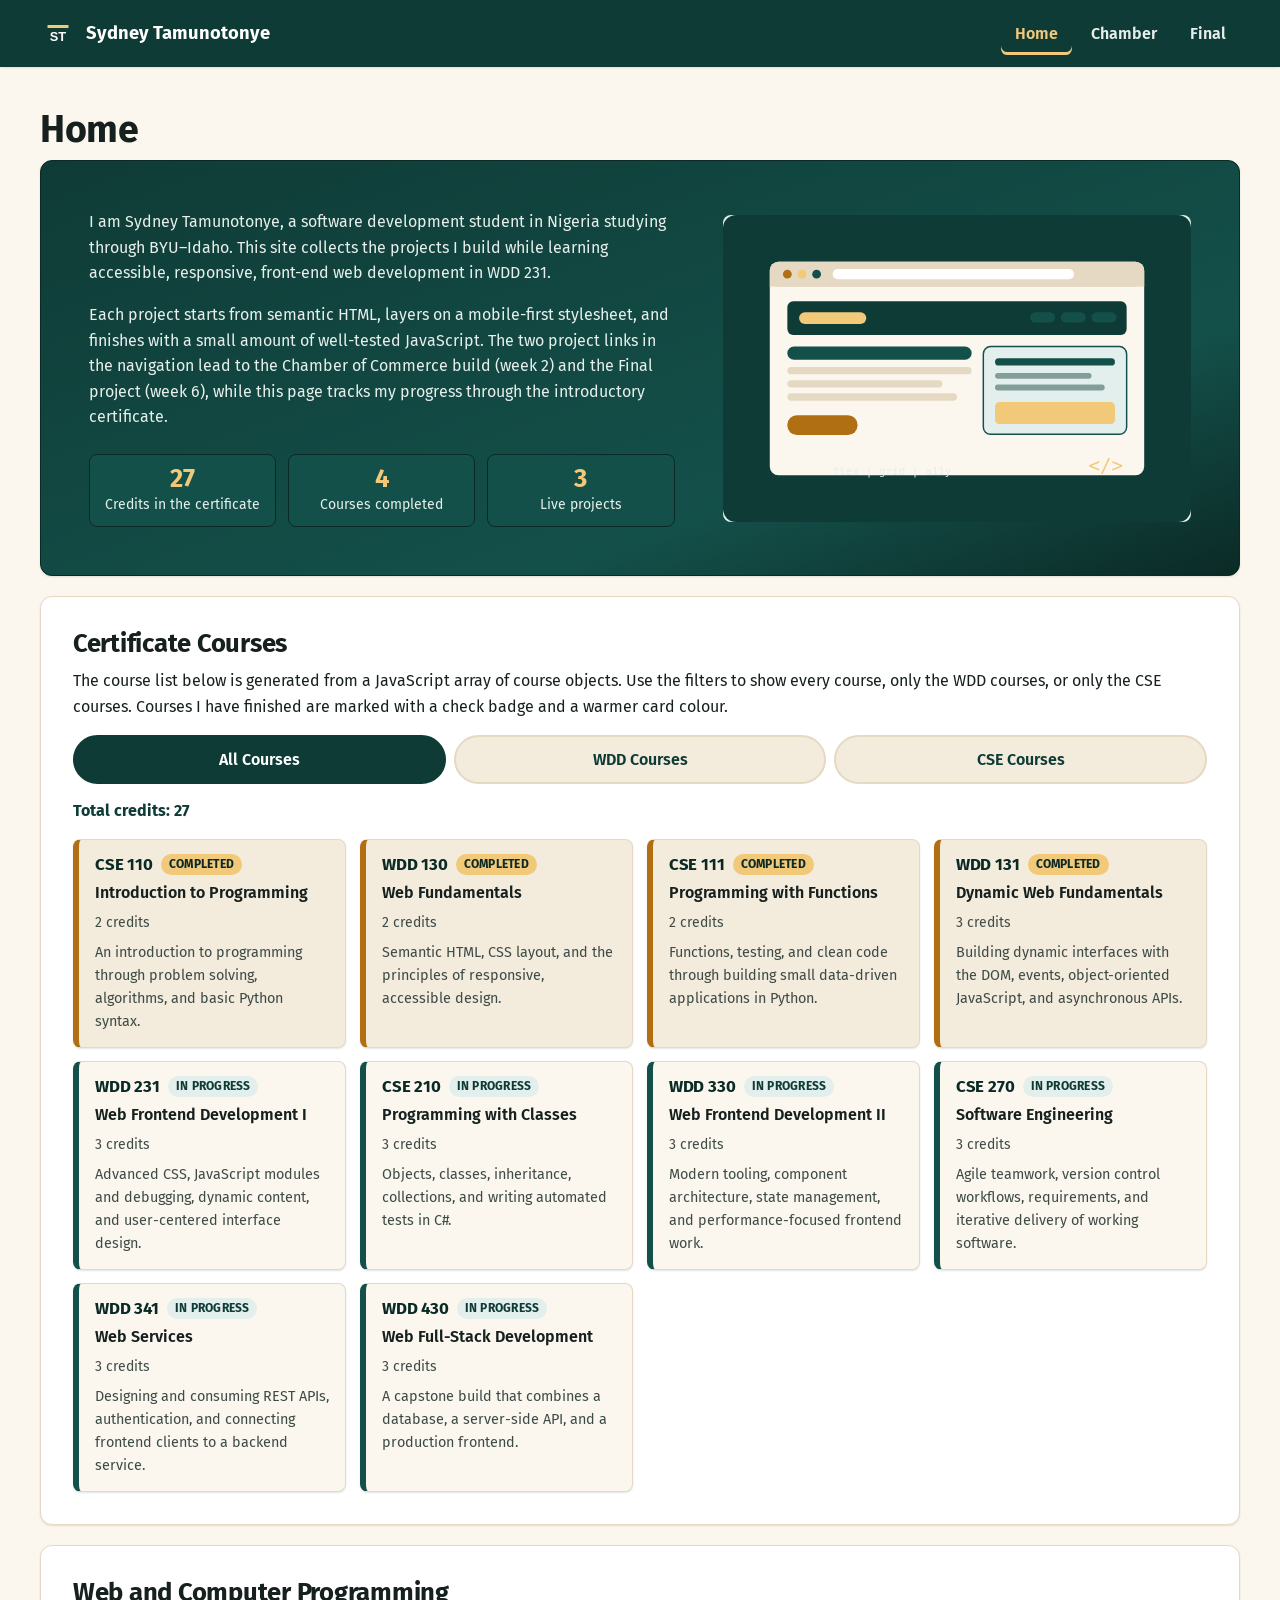
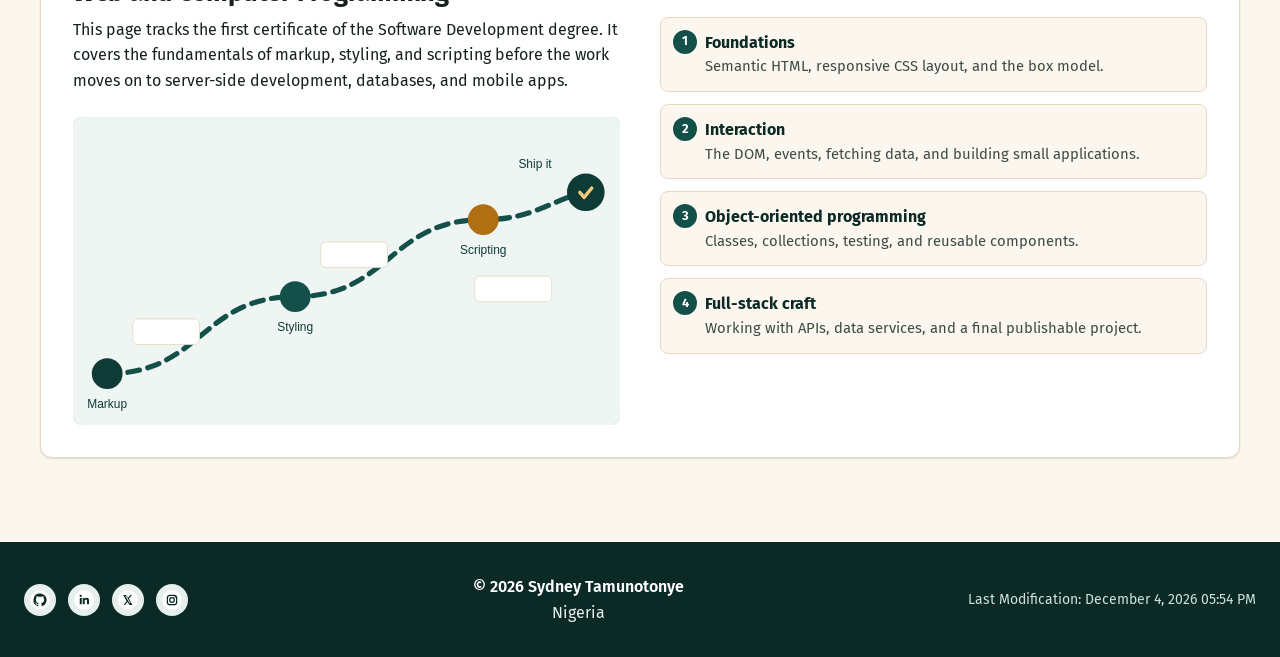
<file: index.html>
<!DOCTYPE html>
<html lang="en">

<head>
    <meta charset="UTF-8">
    <meta name="viewport" content="width=device-width, initial-scale=1.0">
    <title>Sydney Tamunotonye | WDD 231 Home</title>
    <meta name="description"
        content="WDD 231 home page for Sydney Tamunotonye: course highlights, the Web and Computer Programming certificate list, and project links.">
    <meta name="author" content="Sydney Tamunotonye">
    <meta name="theme-color" content="#0f3b36">

    <link rel="preconnect" href="https://fonts.googleapis.com">
    <link rel="preconnect" href="https://fonts.gstatic.com" crossorigin>
    <link href="https://fonts.googleapis.com/css2?family=Fira+Sans:ital,wght@0,400;0,600;0,700;1,400&display=swap"
        rel="stylesheet">

    <link rel="icon" href="images/logo.svg" type="image/svg+xml">
    <link rel="stylesheet" href="styles/normalize.css">
    <link rel="stylesheet" href="styles/small.css">
    <link rel="stylesheet" href="styles/larger.css">

    <script src="scripts/main.mjs" type="module"></script>
</head>

<body>
    <a class="skip-link" href="#main-content">Skip to main content</a>

    <header class="site-header">
        <div class="site-header__inner">
            <a class="brand" href="index.html">
                <img src="images/logo.svg" alt="" width="48" height="48" class="brand__logo">
                <span class="brand__name">Sydney Tamunotonye</span>
            </a>

            <button class="nav-toggle" id="navToggle" type="button" aria-expanded="false" aria-controls="primaryNav">
                <span class="nav-toggle__bar" aria-hidden="true"></span>
                <span class="nav-toggle__bar" aria-hidden="true"></span>
                <span class="nav-toggle__bar" aria-hidden="true"></span>
                <span class="visually-hidden">Menu</span>
            </button>

            <nav class="site-nav" id="primaryNav" aria-label="Primary">
                <ul>
                    <li><a href="index.html" aria-current="page">Home</a></li>
                    <li><a href="chamber/index.html">Chamber</a></li>
                    <li><a href="final/index.html">Final</a></li>
                </ul>
            </nav>
        </div>
    </header>

    <main id="main-content">
        <h1>Home</h1>

        <section class="panel panel--hero" aria-labelledby="hero-heading">
            <div class="panel__content">
            
                <p>
                    I am Sydney Tamunotonye, a software development student in Nigeria
                    studying through BYU&ndash;Idaho. This site collects the projects I
                    build while learning accessible, responsive, front-end web
                    development in WDD&nbsp;231.
                </p>
                <p>
                    Each project starts from semantic HTML, layers on a mobile-first
                    stylesheet, and finishes with a small amount of well-tested
                    JavaScript. The two project links in the navigation lead to the
                    Chamber of Commerce build (week 2) and the Final project (week 6),
                    while this page tracks my progress through the introductory
                    certificate.
                </p>
                <ul class="hero__stats">
                    <li>
                        <span class="hero__stat-value" id="heroCredits">&ndash;</span>
                        <span class="hero__stat-label">Credits in the certificate</span>
                    </li>
                    <li>
                        <span class="hero__stat-value" id="heroCompleted">&ndash;</span>
                        <span class="hero__stat-label">Courses completed</span>
                    </li>
                    <li>
                        <span class="hero__stat-value">3</span>
                        <span class="hero__stat-label">Live projects</span>
                    </li>
                </ul>
            </div>
            <figure class="panel__figure">
                <img src="images/hero-code.svg"
                    alt="Illustration of a browser window showing a page being laid out with HTML and CSS" width="640"
                    height="420" decoding="async">
            </figure>
        </section>

        <section class="panel panel--courses" aria-labelledby="courses-heading">
            <div class="panel__content">
                <h2 id="courses-heading">Certificate Courses</h2>
                <p>
                    The course list below is generated from a JavaScript array of course
                    objects. Use the filters to show every course, only the WDD courses,
                    or only the CSE courses. Courses I have finished are marked with a
                    check badge and a warmer card colour.
                </p>

                <div class="filters" role="group" aria-label="Filter courses">
                    <button class="filters__btn is-active" id="filterAll" type="button" data-filter="all"
                        aria-pressed="true">All Courses</button>
                    <button class="filters__btn" id="filterWdd" type="button" data-filter="wdd" aria-pressed="false">WDD
                        Courses</button>
                    <button class="filters__btn" id="filterCse" type="button" data-filter="cse" aria-pressed="false">CSE
                        Courses</button>
                </div>

                <p class="credits" id="creditsTotal" aria-live="polite">Total credits: &ndash;</p>

                <div class="course-grid" id="courseGrid"></div>
                <noscript>
                    <p class="notice">JavaScript builds the course cards, so turn it on to see the full list.</p>
                </noscript>
            </div>
        </section>

        <section class="panel panel--certificate" aria-labelledby="certificate-heading">
            <div class="panel__content">
                <h2 id="certificate-heading">Web and Computer Programming</h2>
                <p>
                    This page tracks the first certificate of the Software Development
                    degree. It covers the fundamentals of markup, styling, and scripting
                    before the work moves on to server-side development, databases, and
                    mobile apps.
                </p>
                <ol class="pathway">
                    <li>
                        <strong>Foundations</strong>
                        <span>Semantic HTML, responsive CSS layout, and the box model.</span>
                    </li>
                    <li>
                        <strong>Interaction</strong>
                        <span>The DOM, events, fetching data, and building small applications.</span>
                    </li>
                    <li>
                        <strong>Object-oriented programming</strong>
                        <span>Classes, collections, testing, and reusable components.</span>
                    </li>
                    <li>
                        <strong>Full-stack craft</strong>
                        <span>Working with APIs, data services, and a final publishable project.</span>
                    </li>
                </ol>
                <figure class="panel__figure panel__figure--inline">
                    <img src="images/hero-roadmap.svg"
                        alt="Illustration of a learning path stepping from markup, through styling and scripting, to a finished project"
                        width="640" height="360" loading="lazy" decoding="async">
                </figure>
            </div>
        </section>
    </main>

    <footer class="site-footer">
        <div class="site-footer__inner">
            <div class="site-footer__item site-footer__social">
                <a href="https://github.com/Sydneytamunotonye" aria-label="Sydney Tamunotonye on GitHub">
                    <img src="images/github.svg" alt="" width="32" height="32" class="social-icon" loading="lazy">
                </a>
                <a href="https://www.linkedin.com/in/sydneytamunotonye" aria-label="Sydney Tamunotonye on LinkedIn">
                    <img src="images/linkedin.svg" alt="" width="32" height="32" class="social-icon" loading="lazy">
                </a>
                <a href="https://x.com/_sydneytammy_" aria-label="Sydney Tamunotonye on X">
                    <img src="images/x-social-icon.svg" alt="" width="32" height="32" class="social-icon"
                        loading="lazy">
                </a>
                <a href="https://www.instagram.com/sydneytamuntonye" aria-label="Sydney Tamunotonye on Instagram">
                    <img src="images/instagram-social-icon.svg" alt="" width="32" height="32" class="social-icon"
                        loading="lazy">
                </a>
            </div>

            <div class="site-footer__item site-footer__identity">
                <p>&copy; <span id="currentyear"></span> Sydney Tamunotonye</p>
                <p>Nigeria</p>
            </div>

            <div class="site-footer__item site-footer__modified">
                <p id="lastModified"></p>
            </div>
        </div>
    </footer>
</body>

</html>
</file>
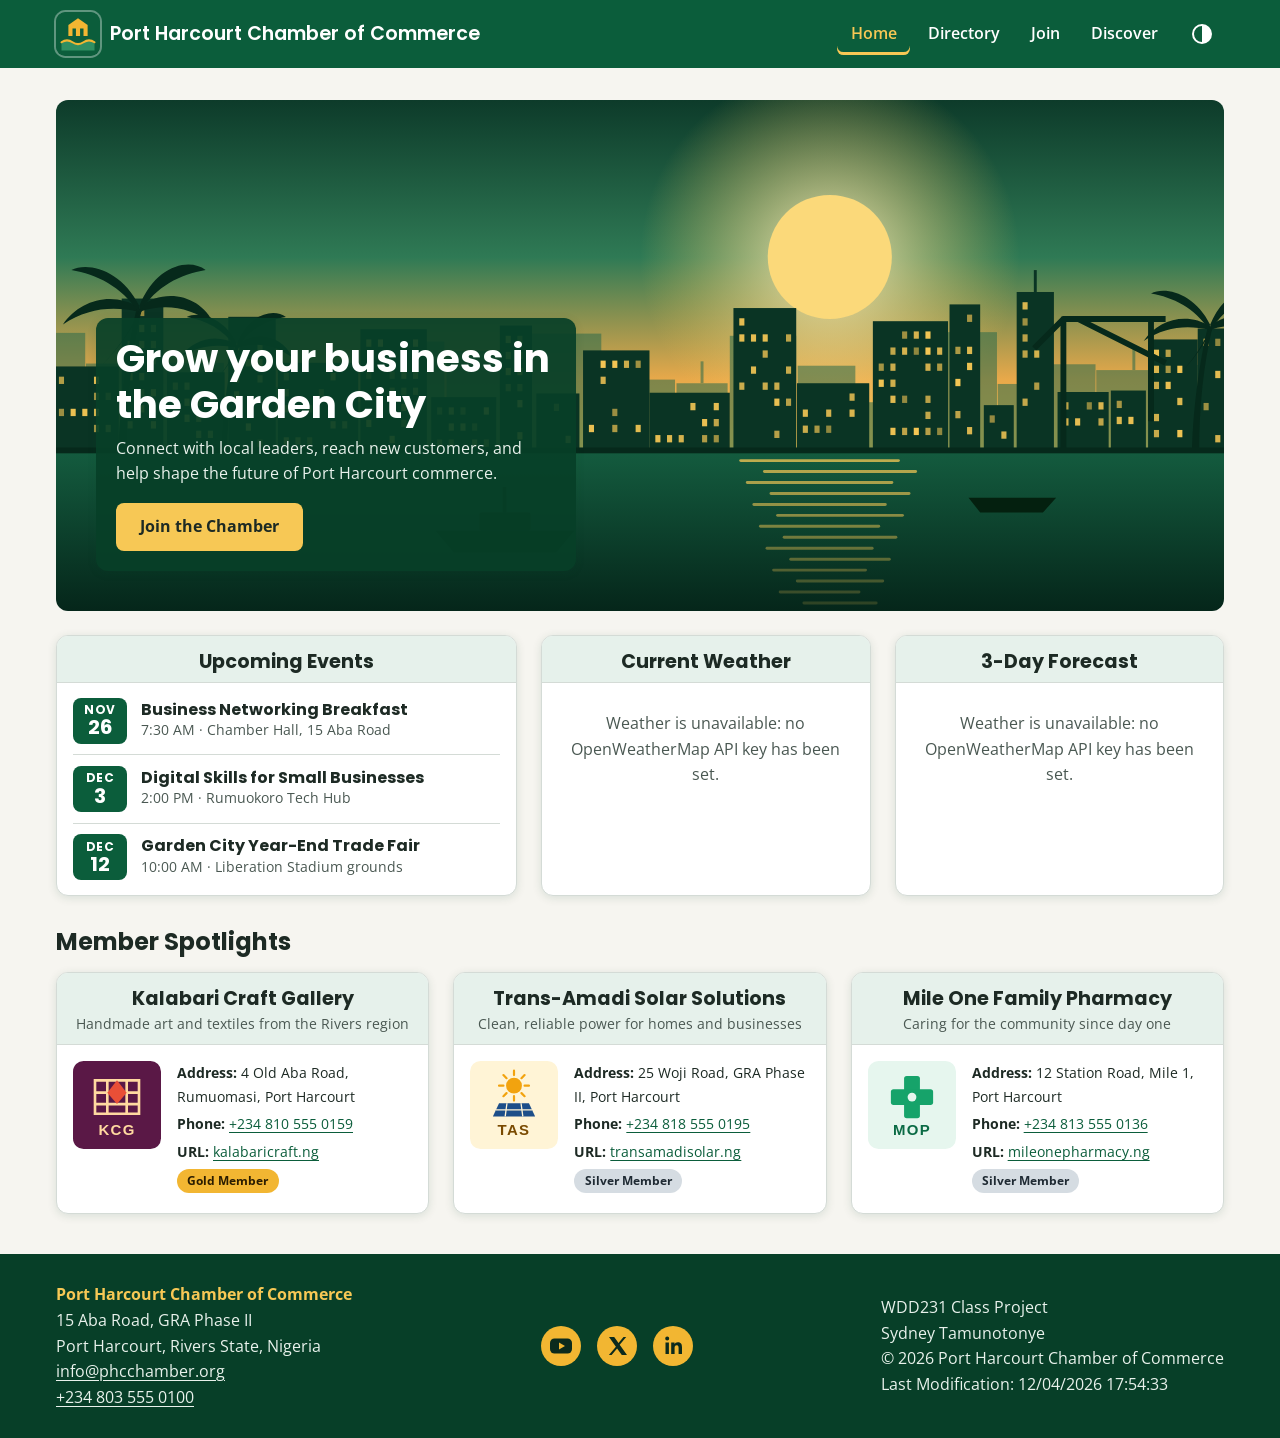
<file: chamber/index.html>
<!DOCTYPE html>
<html lang="en">
<head>
  <meta charset="UTF-8">
  <meta name="viewport" content="width=device-width, initial-scale=1.0">
  <title>Home | Port Harcourt Chamber of Commerce</title>
  <meta name="description" content="The Port Harcourt Chamber of Commerce connects and promotes local businesses in Rivers State, Nigeria. See upcoming events, local weather, and featured members.">
  <meta name="author" content="Sydney Tamunotonye">

  <meta property="og:type" content="website">
  <meta property="og:title" content="Port Harcourt Chamber of Commerce">
  <meta property="og:description" content="Helping businesses in the Garden City grow together. Join the Port Harcourt Chamber of Commerce in Rivers State, Nigeria.">
  <meta property="og:image" content="https://sydneytamunotonye.github.io/wdd231/chamber/images/og-home.png">
  <meta property="og:image:width" content="1200">
  <meta property="og:image:height" content="630">
  <meta property="og:image:alt" content="Port Harcourt waterfront skyline at sunset with the Port Harcourt Chamber of Commerce logo">
  <meta property="og:url" content="https://sydneytamunotonye.github.io/wdd231/chamber/index.html">

  <link rel="icon" href="images/favicon.svg" type="image/svg+xml">
  <link rel="apple-touch-icon" href="images/apple-touch-icon.png">
  <meta name="theme-color" content="#0b5d3b">

  <link rel="preconnect" href="https://fonts.googleapis.com">
  <link rel="preconnect" href="https://fonts.gstatic.com" crossorigin>
  <link href="https://fonts.googleapis.com/css2?family=Open+Sans:wght@400;600;700&family=Poppins:wght@600;700&display=swap" rel="stylesheet">

  <link rel="stylesheet" href="styles/normalize.css">
  <link rel="stylesheet" href="styles/small.css">
  <link rel="stylesheet" href="styles/larger.css">

  <script src="scripts/common.js" defer></script>
  <script src="scripts/home.js" type="module"></script>
</head>
<body>
  <header class="site-header">
    <div class="header-wrap">
      <a class="brand" href="index.html">
        <img src="images/logo.svg" alt="Port Harcourt Chamber of Commerce logo" width="44" height="44">
        <span class="brand-name">Port Harcourt <span>Chamber of Commerce</span></span>
      </a>

      <nav class="site-nav" id="siteNav" aria-label="Main">
        <ul>
          <li><a href="index.html" class="active" aria-current="page">Home</a></li>
          <li><a href="directory.html">Directory</a></li>
          <li><a href="join.html">Join</a></li>
          <li><a href="discover.html">Discover</a></li>
        </ul>
      </nav>

      <div class="header-tools">
        <button class="theme-btn" id="themeBtn" type="button" aria-label="Dark mode" aria-pressed="false">
          <svg viewBox="0 0 24 24" width="24" height="24" aria-hidden="true" focusable="false">
            <circle cx="12" cy="12" r="9" fill="none" stroke="currentColor" stroke-width="2"/>
            <path d="M12 3a9 9 0 0 1 0 18z" fill="currentColor"/>
          </svg>
        </button>
        <button class="menu-btn" id="menuBtn" type="button" aria-label="Menu" aria-controls="siteNav" aria-expanded="false"></button>
      </div>
    </div>
  </header>

  <main>
    <section class="hero">
      <picture>
        <source media="(min-width: 40em)" srcset="images/hero-large.svg" width="1600" height="700">
        <img src="images/hero-small.svg" alt="The Port Harcourt waterfront skyline at sunset, with boats on the river" width="800" height="700" fetchpriority="high">
      </picture>
      <div class="hero-text">
        <h1>Grow your business in the Garden City</h1>
        <p>Connect with local leaders, reach new customers, and help shape the future of Port Harcourt commerce.</p>
        <a class="cta-btn" href="join.html">Join the Chamber</a>
      </div>
    </section>

    <div class="home-grid">
      <section class="card events" aria-labelledby="eventsTitle">
        <h2 id="eventsTitle">Upcoming Events</h2>
        <ul class="card-body event-list">
          <li class="event">
            <time datetime="2026-11-26"><span>Nov</span> 26</time>
            <div>
              <h3>Business Networking Breakfast</h3>
              <p>7:30 AM &middot; Chamber Hall, 15 Aba Road</p>
            </div>
          </li>
          <li class="event">
            <time datetime="2026-12-03"><span>Dec</span> 3</time>
            <div>
              <h3>Digital Skills for Small Businesses</h3>
              <p>2:00 PM &middot; Rumuokoro Tech Hub</p>
            </div>
          </li>
          <li class="event">
            <time datetime="2026-12-12"><span>Dec</span> 12</time>
            <div>
              <h3>Garden City Year-End Trade Fair</h3>
              <p>10:00 AM &middot; Liberation Stadium grounds</p>
            </div>
          </li>
        </ul>
      </section>

      <section class="card weather" aria-labelledby="weatherTitle">
        <h2 id="weatherTitle">Current Weather</h2>
        <div class="card-body" id="currentWeather" aria-live="polite">
          <p class="status">Loading current weather&hellip;</p>
        </div>
      </section>

      <section class="card forecast" aria-labelledby="forecastTitle">
        <h2 id="forecastTitle">3-Day Forecast</h2>
        <div class="card-body" id="forecast" aria-live="polite">
          <p class="status">Loading forecast&hellip;</p>
        </div>
      </section>
    </div>

    <section class="spotlight-section" aria-labelledby="spotlightTitle">
      <h2 id="spotlightTitle">Member Spotlights</h2>
      <div id="spotlights" class="members gallery" aria-live="polite">
        <p class="status">Loading member spotlights&hellip;</p>
      </div>
    </section>
  </main>

  <footer class="site-footer">
    <div class="footer-wrap">
      <address class="contact">
        <strong>Port Harcourt Chamber of Commerce</strong><br>
        15 Aba Road, GRA Phase II<br>
        Port Harcourt, Rivers State, Nigeria<br>
        <a href="mailto:info@phcchamber.org">info@phcchamber.org</a><br>
        <a href="tel:+2348035550100">+234 803 555 0100</a>
      </address>

      <div class="social">
        <a href="https://www.youtube.com/" target="_blank" rel="noopener">
          <img src="images/youtube.svg" alt="YouTube" width="40" height="40" loading="lazy">
        </a>
        <a href="https://x.com/" target="_blank" rel="noopener">
          <img src="images/x-twitter.svg" alt="X (formerly Twitter)" width="40" height="40" loading="lazy">
        </a>
        <a href="https://www.linkedin.com/" target="_blank" rel="noopener">
          <img src="images/linkedin.svg" alt="LinkedIn" width="40" height="40" loading="lazy">
        </a>
      </div>

      <div class="dev-info">
        <p>WDD231 Class Project</p>
        <p>Sydney Tamunotonye</p>
        <p>&copy; <span id="currentyear"></span> Port Harcourt Chamber of Commerce</p>
        <p id="lastModified"></p>
      </div>
    </div>
  </footer>
</body>
</html>
</file>
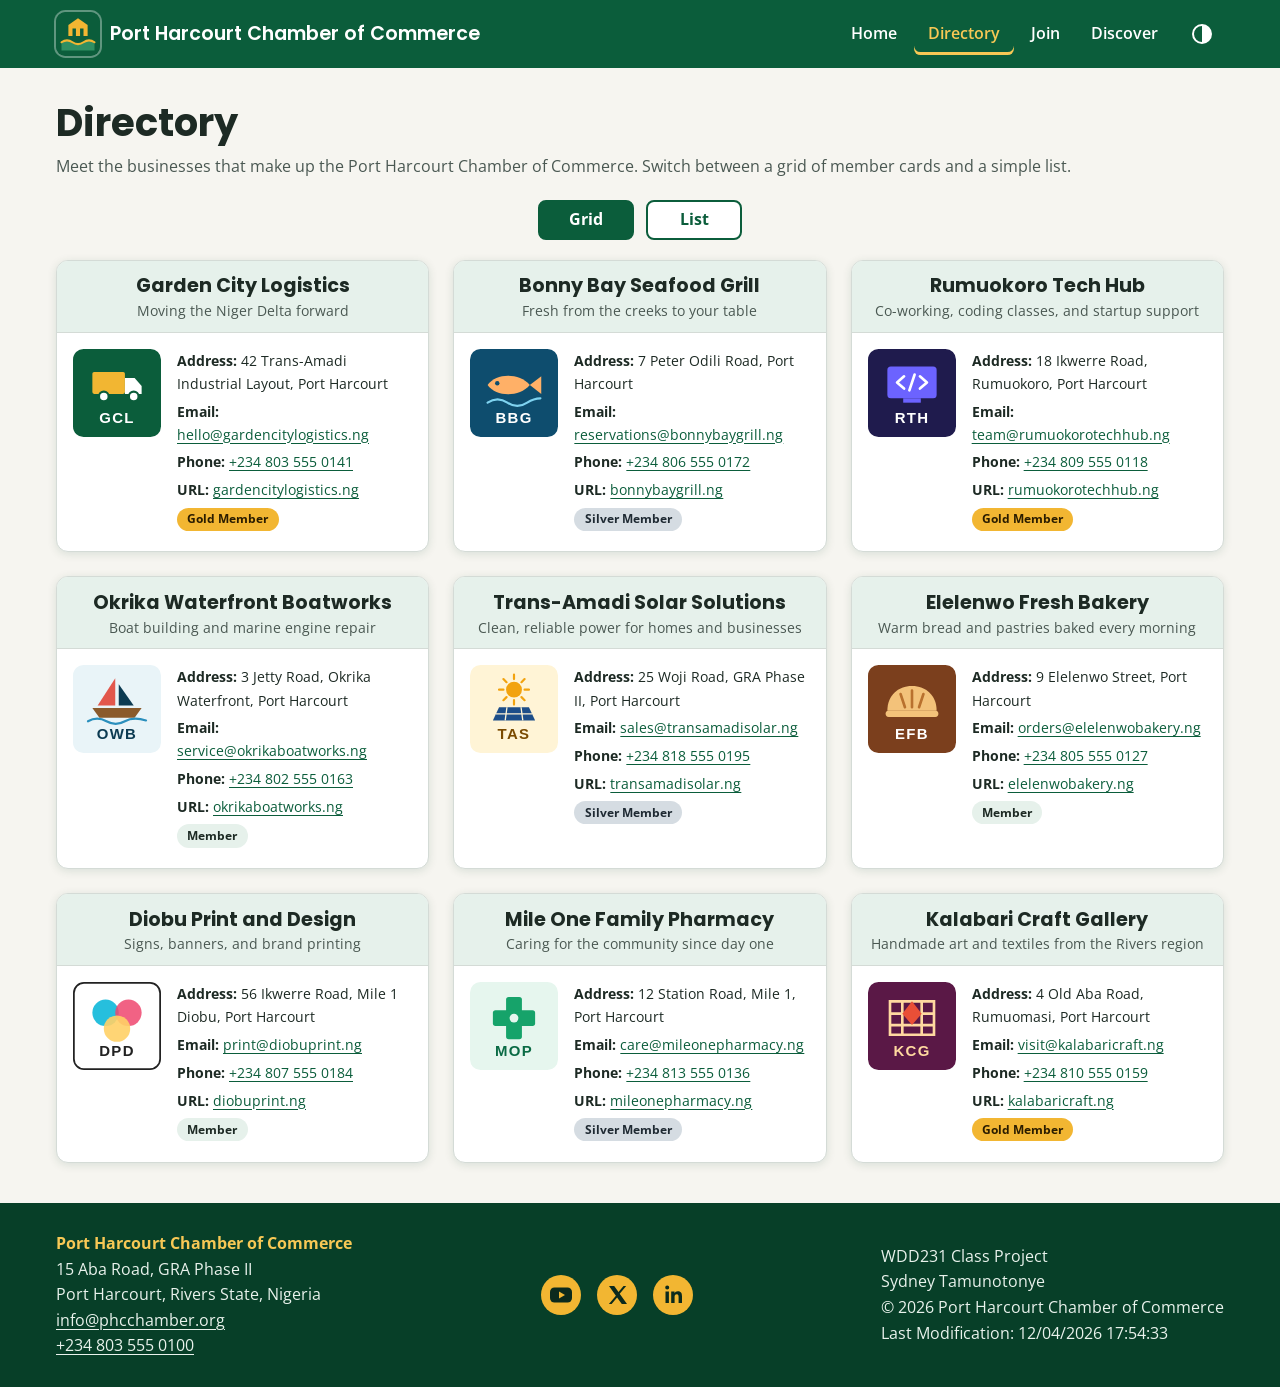
<file: chamber/directory.html>
<!DOCTYPE html>
<html lang="en">
<head>
  <meta charset="UTF-8">
  <meta name="viewport" content="width=device-width, initial-scale=1.0">
  <title>Member Directory | Port Harcourt Chamber of Commerce</title>
  <meta name="description" content="Browse the member business directory of the Port Harcourt Chamber of Commerce: addresses, phone numbers, websites, and membership levels of local businesses.">
  <meta name="author" content="Sydney Tamunotonye">

  <meta property="og:type" content="website">
  <meta property="og:title" content="Member Directory | Port Harcourt Chamber of Commerce">
  <meta property="og:description" content="Find and connect with local businesses that belong to the Port Harcourt Chamber of Commerce in Rivers State, Nigeria.">
  <meta property="og:image" content="https://sydneytamunotonye.github.io/wdd231/chamber/images/og-directory.png">
  <meta property="og:image:width" content="1200">
  <meta property="og:image:height" content="630">
  <meta property="og:image:alt" content="Port Harcourt Chamber of Commerce logo with the words Member Business Directory">
  <meta property="og:url" content="https://sydneytamunotonye.github.io/wdd231/chamber/directory.html">

  <link rel="icon" href="images/favicon.svg" type="image/svg+xml">
  <link rel="apple-touch-icon" href="images/apple-touch-icon.png">
  <meta name="theme-color" content="#0b5d3b">

  <link rel="preconnect" href="https://fonts.googleapis.com">
  <link rel="preconnect" href="https://fonts.gstatic.com" crossorigin>
  <link href="https://fonts.googleapis.com/css2?family=Open+Sans:wght@400;600;700&family=Poppins:wght@600;700&display=swap" rel="stylesheet">

  <link rel="stylesheet" href="styles/normalize.css">
  <link rel="stylesheet" href="styles/small.css">
  <link rel="stylesheet" href="styles/larger.css">

  <script src="scripts/common.js" defer></script>
  <script src="scripts/directory.js" type="module"></script>
</head>
<body>
  <header class="site-header">
    <div class="header-wrap">
      <a class="brand" href="index.html">
        <img src="images/logo.svg" alt="Port Harcourt Chamber of Commerce logo" width="44" height="44">
        <span class="brand-name">Port Harcourt <span>Chamber of Commerce</span></span>
      </a>

      <nav class="site-nav" id="siteNav" aria-label="Main">
        <ul>
          <li><a href="index.html">Home</a></li>
          <li><a href="directory.html" class="active" aria-current="page">Directory</a></li>
          <li><a href="join.html">Join</a></li>
          <li><a href="discover.html">Discover</a></li>
        </ul>
      </nav>

      <div class="header-tools">
        <button class="theme-btn" id="themeBtn" type="button" aria-label="Dark mode" aria-pressed="false">
          <svg viewBox="0 0 24 24" width="24" height="24" aria-hidden="true" focusable="false">
            <circle cx="12" cy="12" r="9" fill="none" stroke="currentColor" stroke-width="2"/>
            <path d="M12 3a9 9 0 0 1 0 18z" fill="currentColor"/>
          </svg>
        </button>
        <button class="menu-btn" id="menuBtn" type="button" aria-label="Menu" aria-controls="siteNav" aria-expanded="false"></button>
      </div>
    </div>
  </header>

  <main>
    <h1>Directory</h1>
    <p class="intro">
      Meet the businesses that make up the Port Harcourt Chamber of Commerce.
      Switch between a grid of member cards and a simple list.
    </p>

    <div class="view-toggle" role="group" aria-label="Directory layout">
      <button type="button" id="gridBtn" class="view-btn" aria-pressed="true">Grid</button>
      <button type="button" id="listBtn" class="view-btn" aria-pressed="false">List</button>
    </div>

    <section id="members" class="members gallery" aria-label="Chamber members" aria-live="polite">
      <p class="status">Loading member businesses&hellip;</p>
    </section>
  </main>

  <footer class="site-footer">
    <div class="footer-wrap">
      <address class="contact">
        <strong>Port Harcourt Chamber of Commerce</strong><br>
        15 Aba Road, GRA Phase II<br>
        Port Harcourt, Rivers State, Nigeria<br>
        <a href="mailto:info@phcchamber.org">info@phcchamber.org</a><br>
        <a href="tel:+2348035550100">+234 803 555 0100</a>
      </address>

      <div class="social">
        <a href="https://www.youtube.com/" target="_blank" rel="noopener">
          <img src="images/youtube.svg" alt="YouTube" width="40" height="40" loading="lazy">
        </a>
        <a href="https://x.com/" target="_blank" rel="noopener">
          <img src="images/x-twitter.svg" alt="X (formerly Twitter)" width="40" height="40" loading="lazy">
        </a>
        <a href="https://www.linkedin.com/" target="_blank" rel="noopener">
          <img src="images/linkedin.svg" alt="LinkedIn" width="40" height="40" loading="lazy">
        </a>
      </div>

      <div class="dev-info">
        <p>WDD231 Class Project</p>
        <p>Sydney Tamunotonye</p>
        <p>&copy; <span id="currentyear"></span> Port Harcourt Chamber of Commerce</p>
        <p id="lastModified"></p>
      </div>
    </div>
  </footer>
</body>
</html>
</file>
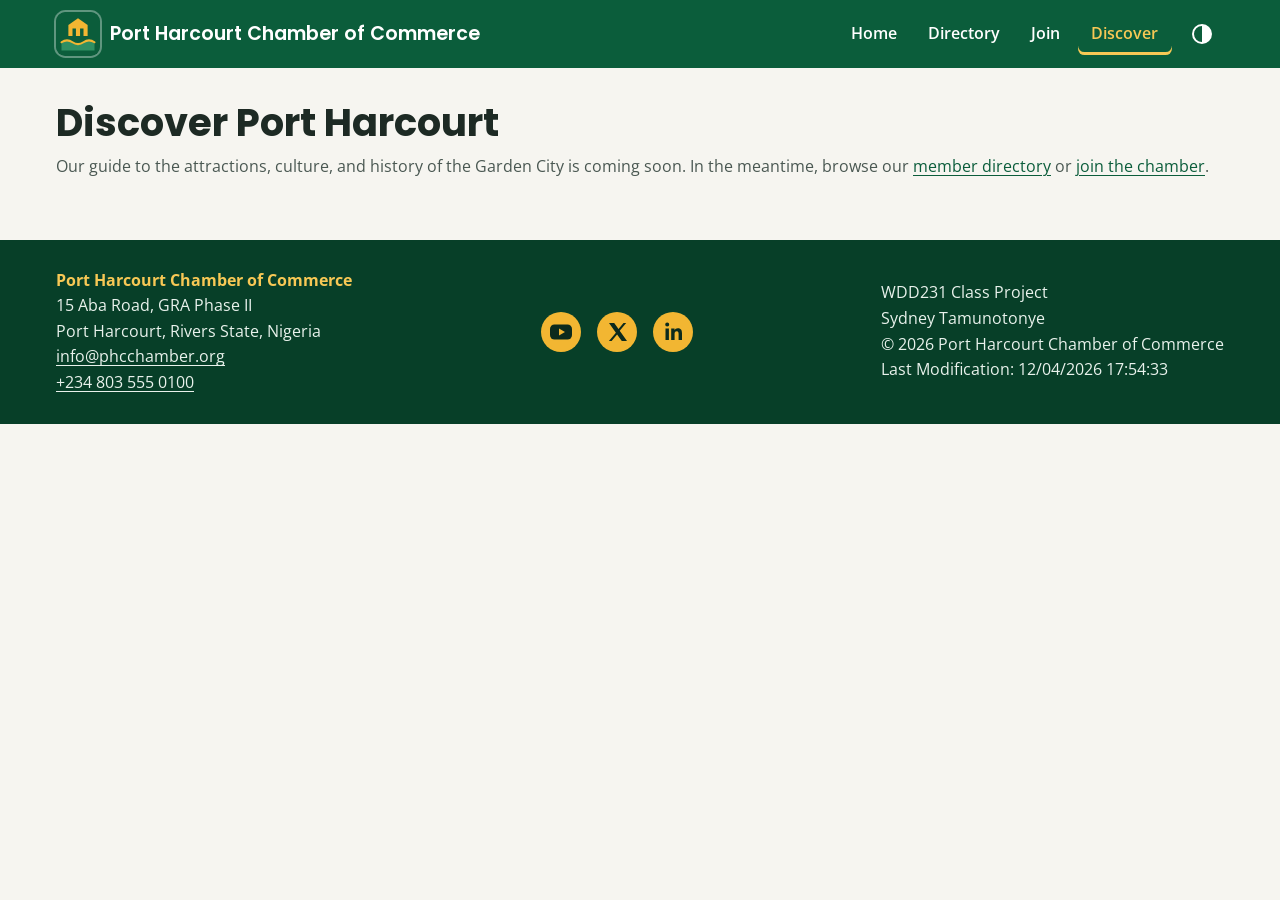
<file: chamber/discover.html>
<!DOCTYPE html>
<html lang="en">
<head>
  <meta charset="UTF-8">
  <meta name="viewport" content="width=device-width, initial-scale=1.0">
  <title>Discover | Port Harcourt Chamber of Commerce</title>
  <meta name="description" content="Discover Port Harcourt, the Garden City: places to visit, local culture, and business attractions in Rivers State, Nigeria.">
  <meta name="author" content="Sydney Tamunotonye">

  <meta property="og:type" content="website">
  <meta property="og:title" content="Discover | Port Harcourt Chamber of Commerce">
  <meta property="og:description" content="Explore the people, places, and culture that make Port Harcourt a great place to live and do business.">
  <meta property="og:image" content="https://sydneytamunotonye.github.io/wdd231/chamber/images/og-home.png">
  <meta property="og:image:width" content="1200">
  <meta property="og:image:height" content="630">
  <meta property="og:image:alt" content="Port Harcourt Chamber of Commerce logo">
  <meta property="og:url" content="https://sydneytamunotonye.github.io/wdd231/chamber/discover.html">

  <link rel="icon" href="images/favicon.svg" type="image/svg+xml">
  <link rel="apple-touch-icon" href="images/apple-touch-icon.png">
  <meta name="theme-color" content="#0b5d3b">

  <link rel="preconnect" href="https://fonts.googleapis.com">
  <link rel="preconnect" href="https://fonts.gstatic.com" crossorigin>
  <link href="https://fonts.googleapis.com/css2?family=Open+Sans:wght@400;600;700&family=Poppins:wght@600;700&display=swap" rel="stylesheet">

  <link rel="stylesheet" href="styles/normalize.css">
  <link rel="stylesheet" href="styles/small.css">
  <link rel="stylesheet" href="styles/larger.css">

  <script src="scripts/common.js" defer></script>
</head>
<body>
  <header class="site-header">
    <div class="header-wrap">
      <a class="brand" href="index.html">
        <img src="images/logo.svg" alt="Port Harcourt Chamber of Commerce logo" width="44" height="44">
        <span class="brand-name">Port Harcourt <span>Chamber of Commerce</span></span>
      </a>

      <nav class="site-nav" id="siteNav" aria-label="Main">
        <ul>
          <li><a href="index.html">Home</a></li>
          <li><a href="directory.html">Directory</a></li>
          <li><a href="join.html">Join</a></li>
          <li><a href="discover.html" class="active" aria-current="page">Discover</a></li>
        </ul>
      </nav>

      <div class="header-tools">
        <button class="theme-btn" id="themeBtn" type="button" aria-label="Dark mode" aria-pressed="false">
          <svg viewBox="0 0 24 24" width="24" height="24" aria-hidden="true" focusable="false">
            <circle cx="12" cy="12" r="9" fill="none" stroke="currentColor" stroke-width="2"/>
            <path d="M12 3a9 9 0 0 1 0 18z" fill="currentColor"/>
          </svg>
        </button>
        <button class="menu-btn" id="menuBtn" type="button" aria-label="Menu" aria-controls="siteNav" aria-expanded="false"></button>
      </div>
    </div>
  </header>

  <main>
    <h1>Discover Port Harcourt</h1>
    <p class="intro">
      Our guide to the attractions, culture, and history of the Garden City is coming soon.
      In the meantime, browse our <a href="directory.html">member directory</a> or
      <a href="join.html">join the chamber</a>.
    </p>
  </main>

  <footer class="site-footer">
    <div class="footer-wrap">
      <address class="contact">
        <strong>Port Harcourt Chamber of Commerce</strong><br>
        15 Aba Road, GRA Phase II<br>
        Port Harcourt, Rivers State, Nigeria<br>
        <a href="mailto:info@phcchamber.org">info@phcchamber.org</a><br>
        <a href="tel:+2348035550100">+234 803 555 0100</a>
      </address>

      <div class="social">
        <a href="https://www.youtube.com/" target="_blank" rel="noopener">
          <img src="images/youtube.svg" alt="YouTube" width="40" height="40" loading="lazy">
        </a>
        <a href="https://x.com/" target="_blank" rel="noopener">
          <img src="images/x-twitter.svg" alt="X (formerly Twitter)" width="40" height="40" loading="lazy">
        </a>
        <a href="https://www.linkedin.com/" target="_blank" rel="noopener">
          <img src="images/linkedin.svg" alt="LinkedIn" width="40" height="40" loading="lazy">
        </a>
      </div>

      <div class="dev-info">
        <p>WDD231 Class Project</p>
        <p>Sydney Tamunotonye</p>
        <p>&copy; <span id="currentyear"></span> Port Harcourt Chamber of Commerce</p>
        <p id="lastModified"></p>
      </div>
    </div>
  </footer>
</body>
</html>
</file>
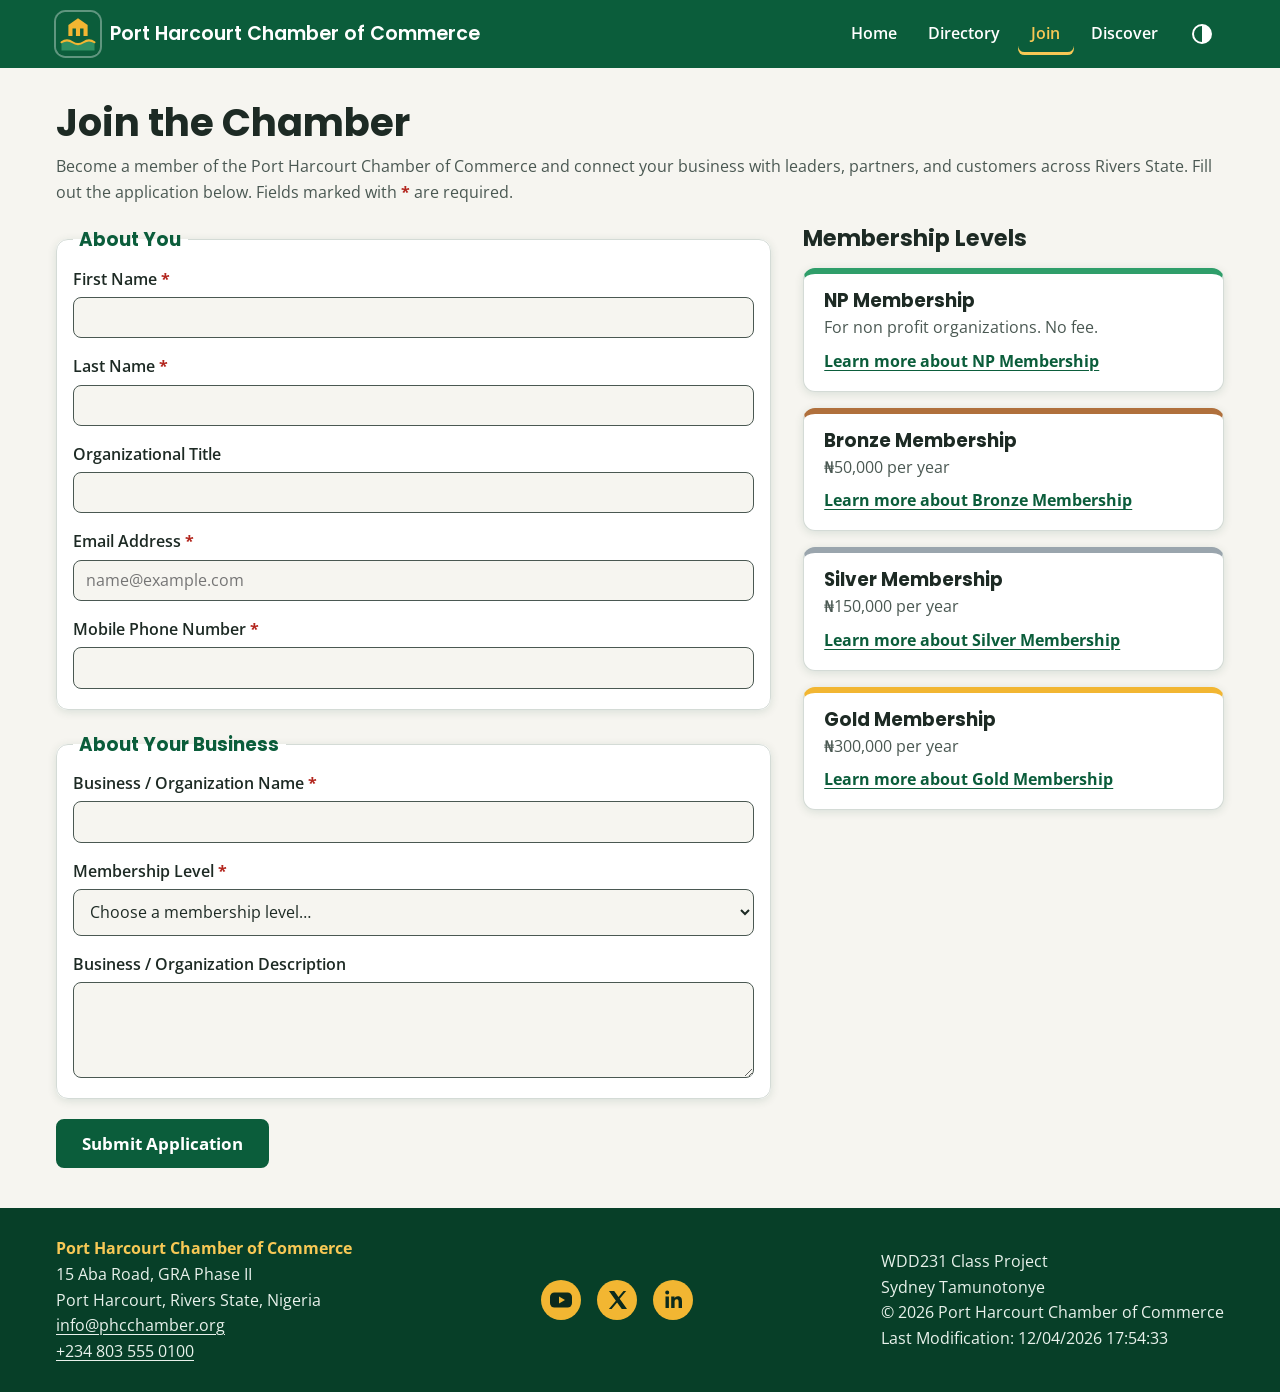
<file: chamber/join.html>
<!DOCTYPE html>
<html lang="en">
<head>
  <meta charset="UTF-8">
  <meta name="viewport" content="width=device-width, initial-scale=1.0">
  <title>Join | Port Harcourt Chamber of Commerce</title>
  <meta name="description" content="Become a member of the Port Harcourt Chamber of Commerce. Compare membership levels and apply online to grow your business in Rivers State, Nigeria.">
  <meta name="author" content="Sydney Tamunotonye">

  <meta property="og:type" content="website">
  <meta property="og:title" content="Join | Port Harcourt Chamber of Commerce">
  <meta property="og:description" content="Apply for membership in the Port Harcourt Chamber of Commerce and connect with local businesses across Rivers State.">
  <meta property="og:image" content="https://sydneytamunotonye.github.io/wdd231/chamber/images/og-home.png">
  <meta property="og:image:width" content="1200">
  <meta property="og:image:height" content="630">
  <meta property="og:image:alt" content="Port Harcourt Chamber of Commerce logo">
  <meta property="og:url" content="https://sydneytamunotonye.github.io/wdd231/chamber/join.html">

  <link rel="icon" href="images/favicon.svg" type="image/svg+xml">
  <link rel="apple-touch-icon" href="images/apple-touch-icon.png">
  <meta name="theme-color" content="#0b5d3b">

  <link rel="preconnect" href="https://fonts.googleapis.com">
  <link rel="preconnect" href="https://fonts.gstatic.com" crossorigin>
  <link href="https://fonts.googleapis.com/css2?family=Open+Sans:wght@400;600;700&family=Poppins:wght@600;700&display=swap" rel="stylesheet">

  <link rel="stylesheet" href="styles/normalize.css">
  <link rel="stylesheet" href="styles/small.css">
  <link rel="stylesheet" href="styles/larger.css">

  <script src="scripts/common.js" defer></script>
  <script src="scripts/join.mjs" type="module"></script>
</head>
<body>
  <header class="site-header">
    <div class="header-wrap">
      <a class="brand" href="index.html">
        <img src="images/logo.svg" alt="Port Harcourt Chamber of Commerce logo" width="44" height="44">
        <span class="brand-name">Port Harcourt <span>Chamber of Commerce</span></span>
      </a>

      <nav class="site-nav" id="siteNav" aria-label="Main">
        <ul>
          <li><a href="index.html">Home</a></li>
          <li><a href="directory.html">Directory</a></li>
          <li><a href="join.html" class="active" aria-current="page">Join</a></li>
          <li><a href="discover.html">Discover</a></li>
        </ul>
      </nav>

      <div class="header-tools">
        <button class="theme-btn" id="themeBtn" type="button" aria-label="Dark mode" aria-pressed="false">
          <svg viewBox="0 0 24 24" width="24" height="24" aria-hidden="true" focusable="false">
            <circle cx="12" cy="12" r="9" fill="none" stroke="currentColor" stroke-width="2"/>
            <path d="M12 3a9 9 0 0 1 0 18z" fill="currentColor"/>
          </svg>
        </button>
        <button class="menu-btn" id="menuBtn" type="button" aria-label="Menu" aria-controls="siteNav" aria-expanded="false"></button>
      </div>
    </div>
  </header>

  <main>
    <h1>Join the Chamber</h1>
    <p class="intro">
      Become a member of the Port Harcourt Chamber of Commerce and connect your
      business with leaders, partners, and customers across Rivers State.
      Fill out the application below. Fields marked with <span class="req">*</span> are required.
    </p>

    <div class="join-layout">
      <form class="join-form" action="thankyou.html" method="get">
        <fieldset>
          <legend>About You</legend>

          <label>First Name <span class="req">*</span>
            <input type="text" name="first" title="Enter your first name" autocomplete="given-name" required>
          </label>

          <label>Last Name <span class="req">*</span>
            <input type="text" name="last" title="Enter your last name" autocomplete="family-name" required>
          </label>

          <label>Organizational Title
            <input type="text" name="orgtitle" autocomplete="organization-title"
                   pattern="[A-Za-z\- ]{7,}"
                   title="Your title within your organization: at least 7 characters, using only letters, hyphens, and spaces">
          </label>

          <label>Email Address <span class="req">*</span>
            <input type="email" name="email" title="Enter a valid email address, for example name@example.com"
                   autocomplete="email" placeholder="name@example.com" required>
          </label>

          <label>Mobile Phone Number <span class="req">*</span>
            <input type="tel" name="phone" title="Enter your mobile phone number, for example +234 803 555 0100"
                   autocomplete="tel" required>
          </label>
        </fieldset>

        <fieldset>
          <legend>About Your Business</legend>

          <label>Business / Organization Name <span class="req">*</span>
            <input type="text" name="business" title="Enter the name of your business or organization"
                   autocomplete="organization" required>
          </label>

          <label>Membership Level <span class="req">*</span>
            <select name="membership" title="Choose a membership level" required>
              <option value="" disabled selected>Choose a membership level&hellip;</option>
              <option value="np">NP Membership (non profit, no fee)</option>
              <option value="bronze">Bronze Membership</option>
              <option value="silver">Silver Membership</option>
              <option value="gold">Gold Membership</option>
            </select>
          </label>

          <label>Business / Organization Description
            <textarea name="description" rows="4"
                      title="Briefly describe what your business or organization does"></textarea>
          </label>
        </fieldset>

        <input type="hidden" name="timestamp" id="timestamp">

        <input type="submit" class="submit-btn" value="Submit Application">
      </form>

      <section class="levels" aria-labelledby="levels-heading">
        <h2 id="levels-heading">Membership Levels</h2>

        <article class="level-card np">
          <h3>NP Membership</h3>
          <p>For non profit organizations. No fee.</p>
          <a href="#np-modal" class="level-link" data-modal="np-modal">Learn more about NP Membership</a>
        </article>

        <article class="level-card bronze">
          <h3>Bronze Membership</h3>
          <p>&#8358;50,000 per year</p>
          <a href="#bronze-modal" class="level-link" data-modal="bronze-modal">Learn more about Bronze Membership</a>
        </article>

        <article class="level-card silver">
          <h3>Silver Membership</h3>
          <p>&#8358;150,000 per year</p>
          <a href="#silver-modal" class="level-link" data-modal="silver-modal">Learn more about Silver Membership</a>
        </article>

        <article class="level-card gold">
          <h3>Gold Membership</h3>
          <p>&#8358;300,000 per year</p>
          <a href="#gold-modal" class="level-link" data-modal="gold-modal">Learn more about Gold Membership</a>
        </article>
      </section>
    </div>

    <dialog id="np-modal" class="level-modal np" aria-labelledby="np-title">
      <h2 id="np-title">NP Membership</h2>
      <p class="fee">No fee &ndash; for registered non profit organizations</p>
      <ul>
        <li>Listing in the online member directory</li>
        <li>Monthly chamber newsletter</li>
        <li>Invitations to community networking mixers</li>
        <li>Free volunteer and community event postings</li>
      </ul>
      <button type="button" class="close-btn">Close</button>
    </dialog>

    <dialog id="bronze-modal" class="level-modal bronze" aria-labelledby="bronze-title">
      <h2 id="bronze-title">Bronze Membership</h2>
      <p class="fee">&#8358;50,000 per year</p>
      <ul>
        <li>Everything in NP Membership</li>
        <li>Two seats at our quarterly small business training</li>
        <li>10% discount on chamber event tickets</li>
        <li>Logo on the member directory listing</li>
      </ul>
      <button type="button" class="close-btn">Close</button>
    </dialog>

    <dialog id="silver-modal" class="level-modal silver" aria-labelledby="silver-title">
      <h2 id="silver-title">Silver Membership</h2>
      <p class="fee">&#8358;150,000 per year</p>
      <ul>
        <li>Everything in Bronze Membership</li>
        <li>Eligible for home page spotlight positions</li>
        <li>Unlimited seats at chamber training workshops</li>
        <li>25% discount on chamber event tickets</li>
        <li>One featured post per quarter in the newsletter</li>
      </ul>
      <button type="button" class="close-btn">Close</button>
    </dialog>

    <dialog id="gold-modal" class="level-modal gold" aria-labelledby="gold-title">
      <h2 id="gold-title">Gold Membership</h2>
      <p class="fee">&#8358;300,000 per year</p>
      <ul>
        <li>Everything in Silver Membership</li>
        <li>Priority home page spotlight placement</li>
        <li>Exhibitor booth at the annual Port Harcourt Business Expo</li>
        <li>VIP access to special events and the annual gala</li>
        <li>50% discount on chamber event tickets</li>
        <li>Banner advertising on the chamber website</li>
      </ul>
      <button type="button" class="close-btn">Close</button>
    </dialog>
  </main>

  <footer class="site-footer">
    <div class="footer-wrap">
      <address class="contact">
        <strong>Port Harcourt Chamber of Commerce</strong><br>
        15 Aba Road, GRA Phase II<br>
        Port Harcourt, Rivers State, Nigeria<br>
        <a href="mailto:info@phcchamber.org">info@phcchamber.org</a><br>
        <a href="tel:+2348035550100">+234 803 555 0100</a>
      </address>

      <div class="social">
        <a href="https://www.youtube.com/" target="_blank" rel="noopener">
          <img src="images/youtube.svg" alt="YouTube" width="40" height="40" loading="lazy">
        </a>
        <a href="https://x.com/" target="_blank" rel="noopener">
          <img src="images/x-twitter.svg" alt="X (formerly Twitter)" width="40" height="40" loading="lazy">
        </a>
        <a href="https://www.linkedin.com/" target="_blank" rel="noopener">
          <img src="images/linkedin.svg" alt="LinkedIn" width="40" height="40" loading="lazy">
        </a>
      </div>

      <div class="dev-info">
        <p>WDD231 Class Project</p>
        <p>Sydney Tamunotonye</p>
        <p>&copy; <span id="currentyear"></span> Port Harcourt Chamber of Commerce</p>
        <p id="lastModified"></p>
      </div>
    </div>
  </footer>
</body>
</html>
</file>
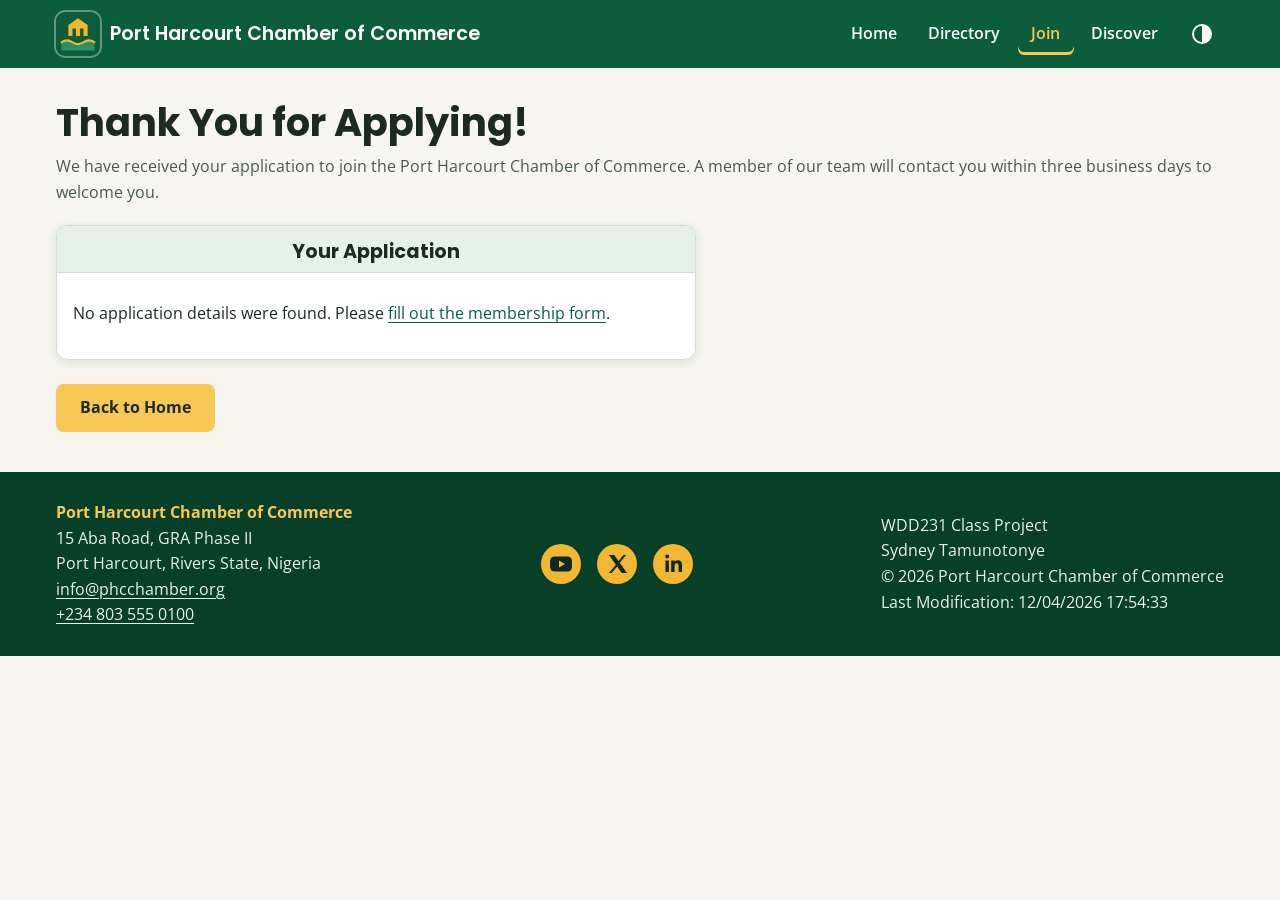
<file: chamber/thankyou.html>
<!DOCTYPE html>
<html lang="en">
<head>
  <meta charset="UTF-8">
  <meta name="viewport" content="width=device-width, initial-scale=1.0">
  <title>Thank You | Port Harcourt Chamber of Commerce</title>
  <meta name="description" content="Thank you for applying to join the Port Harcourt Chamber of Commerce. Review the details of your membership application.">
  <meta name="author" content="Sydney Tamunotonye">

  <meta property="og:type" content="website">
  <meta property="og:title" content="Thank You | Port Harcourt Chamber of Commerce">
  <meta property="og:description" content="Thank you for applying for membership in the Port Harcourt Chamber of Commerce. We will be in touch soon.">
  <meta property="og:image" content="https://sydneytamunotonye.github.io/wdd231/chamber/images/og-home.png">
  <meta property="og:image:width" content="1200">
  <meta property="og:image:height" content="630">
  <meta property="og:image:alt" content="Port Harcourt Chamber of Commerce logo">
  <meta property="og:url" content="https://sydneytamunotonye.github.io/wdd231/chamber/thankyou.html">

  <link rel="icon" href="images/favicon.svg" type="image/svg+xml">
  <link rel="apple-touch-icon" href="images/apple-touch-icon.png">
  <meta name="theme-color" content="#0b5d3b">

  <link rel="preconnect" href="https://fonts.googleapis.com">
  <link rel="preconnect" href="https://fonts.gstatic.com" crossorigin>
  <link href="https://fonts.googleapis.com/css2?family=Open+Sans:wght@400;600;700&family=Poppins:wght@600;700&display=swap" rel="stylesheet">

  <link rel="stylesheet" href="styles/normalize.css">
  <link rel="stylesheet" href="styles/small.css">
  <link rel="stylesheet" href="styles/larger.css">

  <script src="scripts/common.js" defer></script>
  <script src="scripts/thankyou.mjs" type="module"></script>
</head>
<body>
  <header class="site-header">
    <div class="header-wrap">
      <a class="brand" href="index.html">
        <img src="images/logo.svg" alt="Port Harcourt Chamber of Commerce logo" width="44" height="44">
        <span class="brand-name">Port Harcourt <span>Chamber of Commerce</span></span>
      </a>

      <nav class="site-nav" id="siteNav" aria-label="Main">
        <ul>
          <li><a href="index.html">Home</a></li>
          <li><a href="directory.html">Directory</a></li>
          <li><a href="join.html" class="active">Join</a></li>
          <li><a href="discover.html">Discover</a></li>
        </ul>
      </nav>

      <div class="header-tools">
        <button class="theme-btn" id="themeBtn" type="button" aria-label="Dark mode" aria-pressed="false">
          <svg viewBox="0 0 24 24" width="24" height="24" aria-hidden="true" focusable="false">
            <circle cx="12" cy="12" r="9" fill="none" stroke="currentColor" stroke-width="2"/>
            <path d="M12 3a9 9 0 0 1 0 18z" fill="currentColor"/>
          </svg>
        </button>
        <button class="menu-btn" id="menuBtn" type="button" aria-label="Menu" aria-controls="siteNav" aria-expanded="false"></button>
      </div>
    </div>
  </header>

  <main>
    <h1>Thank You for Applying!</h1>
    <p class="intro">
      We have received your application to join the Port Harcourt Chamber of Commerce.
      A member of our team will contact you within three business days to welcome you.
    </p>

    <section class="card summary" aria-labelledby="summary-heading">
      <h2 id="summary-heading">Your Application</h2>
      <div id="results" class="card-body">
        <p>No application details were found. Please <a href="join.html">fill out the membership form</a>.</p>
      </div>
    </section>

    <p class="back-link"><a href="index.html" class="cta-btn">Back to Home</a></p>
  </main>

  <footer class="site-footer">
    <div class="footer-wrap">
      <address class="contact">
        <strong>Port Harcourt Chamber of Commerce</strong><br>
        15 Aba Road, GRA Phase II<br>
        Port Harcourt, Rivers State, Nigeria<br>
        <a href="mailto:info@phcchamber.org">info@phcchamber.org</a><br>
        <a href="tel:+2348035550100">+234 803 555 0100</a>
      </address>

      <div class="social">
        <a href="https://www.youtube.com/" target="_blank" rel="noopener">
          <img src="images/youtube.svg" alt="YouTube" width="40" height="40" loading="lazy">
        </a>
        <a href="https://x.com/" target="_blank" rel="noopener">
          <img src="images/x-twitter.svg" alt="X (formerly Twitter)" width="40" height="40" loading="lazy">
        </a>
        <a href="https://www.linkedin.com/" target="_blank" rel="noopener">
          <img src="images/linkedin.svg" alt="LinkedIn" width="40" height="40" loading="lazy">
        </a>
      </div>

      <div class="dev-info">
        <p>WDD231 Class Project</p>
        <p>Sydney Tamunotonye</p>
        <p>&copy; <span id="currentyear"></span> Port Harcourt Chamber of Commerce</p>
        <p id="lastModified"></p>
      </div>
    </div>
  </footer>
</body>
</html>
</file>
<file: styles/small.css>
:root {
  /* Brand palette: deep pine, warm sand, and a bright gold accent */
  --pine-900: #0b2a26;
  --pine-800: #0f3b36;
  --pine-700: #14504a;
  --pine-100: #e3efec;
  --sand-50: #fbf7ef;
  --sand-100: #f3ebdc;
  --sand-200: #e6d9c3;
  --gold-500: #b06f12;
  --gold-300: #f2c879;
  --ink: #16211f;
  --ink-soft: #3d4b47;
  --white: #ffffff;

  /* Text colours tuned for AA contrast on the dark pine surfaces */
  --on-dark: #e7efec;
  --on-dark-soft: #cfe0dc;

  --font-body: "Fira Sans", "Segoe UI", Roboto, Helvetica, Arial, sans-serif;

  --radius: 0.75rem;
  --shadow-sm: 0 1px 2px rgba(11, 42, 38, 0.12);
  --max-width: 72rem;
  --pad: 1rem;
}

*,
*::before,
*::after {
  box-sizing: border-box;
}

html {
  scroll-behavior: smooth;
}

body {
  margin: 0;
  background-color: var(--sand-50);
  color: var(--ink);
  font-family: var(--font-body);
  font-size: 1rem;
  line-height: 1.6;
}

img {
  display: block;
  max-width: 100%;
  height: auto;
}

h1,
h2,
h3 {
  line-height: 1.2;
  margin: 0 0 0.5rem;
  font-weight: 700;
  letter-spacing: -0.01em;
}

h1 {
  font-size: clamp(1.6rem, 5vw, 2.35rem);
}

h2 {
  font-size: clamp(1.25rem, 3.5vw, 1.6rem);
}

p {
  margin: 0 0 1rem;
}

a {
  color: var(--pine-700);
  text-decoration-thickness: 1px;
  text-underline-offset: 0.2em;
}

a:hover,
a:focus-visible {
  color: var(--gold-500);
}

:focus-visible {
  outline: 3px solid var(--gold-500);
  outline-offset: 2px;
}

.visually-hidden {
  position: absolute;
  width: 1px;
  height: 1px;
  margin: -1px;
  padding: 0;
  overflow: hidden;
  clip-path: inset(50%);
  white-space: nowrap;
  border: 0;
}

.skip-link {
  position: absolute;
  left: -999px;
  top: 0;
  z-index: 100;
  padding: 0.6rem 1rem;
  background-color: var(--gold-300);
  color: var(--pine-900);
  font-weight: 600;
}

.skip-link:focus {
  left: 0.5rem;
  top: 0.5rem;
}

.notice {
  padding: 0.75rem 1rem;
  background-color: var(--sand-100);
  border-left: 4px solid var(--gold-500);
}

/* ==========================================================================
   Header and navigation
   ========================================================================== */

.site-header {
  position: sticky;
  top: 0;
  z-index: 20;
  background-color: var(--pine-800);
  color: var(--on-dark);
  box-shadow: var(--shadow-sm);
}

.site-header__inner {
  display: flex;
  flex-wrap: wrap;
  align-items: center;
  justify-content: space-between;
  gap: 0.5rem;
  max-width: var(--max-width);
  margin-inline: auto;
  padding: 0.6rem var(--pad);
}

.brand {
  display: inline-flex;
  align-items: center;
  gap: 0.6rem;
  color: var(--white);
  text-decoration: none;
}

.brand:hover,
.brand:focus-visible {
  color: var(--gold-300);
}

.brand__logo {
  width: 2.25rem;
  height: 2.25rem;
  flex-shrink: 0;
}

.brand__name {
  font-weight: 700;
  font-size: 1rem;
  line-height: 1.15;
  overflow-wrap: anywhere;
}

.nav-toggle {
  display: inline-flex;
  flex-direction: column;
  justify-content: center;
  gap: 5px;
  width: 2.9rem;
  height: 2.9rem;
  padding: 0.55rem;
  background-color: transparent;
  color: var(--white);
  border: 2px solid var(--on-dark-soft);
  border-radius: 0.5rem;
  cursor: pointer;
}

.nav-toggle:hover {
  border-color: var(--gold-300);
}

.nav-toggle__bar {
  display: block;
  height: 2px;
  width: 100%;
  background-color: currentColor;
  border-radius: 2px;
  transition: transform 0.25s ease, opacity 0.2s ease;
}

.nav-toggle[aria-expanded="true"] .nav-toggle__bar:nth-child(1) {
  transform: translateY(7px) rotate(45deg);
}

.nav-toggle[aria-expanded="true"] .nav-toggle__bar:nth-child(2) {
  opacity: 0;
}

.nav-toggle[aria-expanded="true"] .nav-toggle__bar:nth-child(3) {
  transform: translateY(-7px) rotate(-45deg);
}

.site-nav {
  flex-basis: 100%;
  display: none;
}

.site-nav.is-open {
  display: block;
}

.site-nav ul {
  list-style: none;
  margin: 0;
  padding: 0.25rem 0;
  display: flex;
  flex-direction: column;
}

.site-nav a {
  display: block;
  padding: 0.7rem 0.5rem;
  color: var(--on-dark);
  font-weight: 600;
  text-decoration: none;
  border-top: 1px solid var(--pine-700);
  /* Smooth hover: colour only, so nothing shifts or twitches */
  transition: color 0.2s ease, background-color 0.2s ease;
}

.site-nav a:hover,
.site-nav a:focus-visible {
  color: var(--gold-300);
  background-color: var(--pine-700);
}

.site-nav a[aria-current="page"] {
  color: var(--gold-300);
  box-shadow: inset 3px 0 0 var(--gold-300);
  padding-left: 0.85rem;
}

/* ==========================================================================
   Page and panels
   ========================================================================== */

main {
  max-width: var(--max-width);
  margin-inline: auto;
  padding: var(--pad) var(--pad) 2rem;
}

main>h1 {
  margin-top: 1rem;
}

.panel {
  background-color: var(--white);
  border: 1px solid var(--sand-200);
  border-radius: var(--radius);
  box-shadow: var(--shadow-sm);
  padding: 1rem;
  margin-bottom: 1.25rem;
}

.panel__content>p:last-child {
  margin-bottom: 0;
}

.panel__figure {
  margin: 0;
}

.panel__figure img {
  width: 100%;
  border-radius: 0.5rem;
  background-color: var(--pine-100);
}

.panel__figure--inline {
  margin-top: 0.5rem;
}


.panel--hero {
  background-color: var(--pine-800);
  background-image: linear-gradient(160deg, var(--pine-800), var(--pine-700) 70%, var(--pine-900));
  color: var(--on-dark);
  border-color: var(--pine-900);
}

.panel--hero h2 {
  color: var(--white);
}

.panel--hero a {
  color: var(--gold-300);
}

.panel--hero .hero__stat-value {
  color: var(--gold-300);
}

.hero__stats {
  list-style: none;
  margin: 1rem 0 0;
  padding: 0;
  display: grid;
  gap: 0.75rem;
}

.hero__stats li {
  background-color: var(--pine-700);
  border: 1px solid var(--pine-900);
  border-radius: 0.5rem;
  padding: 0.65rem 0.85rem;
  text-align: center;
}

.hero__stat-value {
  display: block;
  font-size: 1.6rem;
  font-weight: 700;
  line-height: 1.1;
  color: var(--gold-300);
}

.hero__stat-label {
  display: block;
  font-size: 0.875rem;
  color: var(--on-dark);
}


.filters {
  display: flex;
  flex-wrap: wrap;
  gap: 0.5rem;
  margin: 0 0 0.85rem;
}

.filters__btn {
  flex: 1 1 8rem;
  padding: 0.6rem 0.9rem;
  font: inherit;
  font-weight: 600;
  color: var(--pine-800);
  background-color: var(--sand-100);
  border: 2px solid var(--sand-200);
  border-radius: 999px;
  cursor: pointer;
  transition: background-color 0.2s ease, color 0.2s ease, border-color 0.2s ease;
}

.filters__btn:hover {
  background-color: var(--sand-200);
}

.filters__btn.is-active {
  background-color: var(--pine-800);
  border-color: var(--pine-800);
  color: var(--white);
}

.credits {
  font-weight: 700;
  color: var(--pine-800);
  margin: 0 0 1rem;
}

.course-grid {
  display: grid;
  gap: 0.85rem;
  grid-auto-rows: auto;
}

.course-card {
  border: 1px solid var(--sand-200);
  border-left: 6px solid var(--pine-700);
  border-radius: 0.5rem;
  background-color: var(--sand-50);
  padding: 0.85rem 1rem;
  box-shadow: var(--shadow-sm);
}

.course-card--completed {
  border-left-color: var(--gold-500);
  background-color: var(--sand-100);
}

.course-card__head {
  display: flex;
  flex-wrap: wrap;
  align-items: center;
  gap: 0.5rem;
  margin-bottom: 0.35rem;
}

.course-card__code {
  margin: 0;
  font-size: 1.05rem;
  font-weight: 700;
  color: var(--pine-900);
}

.badge {
  display: inline-block;
  padding: 0.05rem 0.5rem;
  font-size: 0.75rem;
  font-weight: 700;
  letter-spacing: 0.02em;
  text-transform: uppercase;
  border-radius: 999px;
  background-color: var(--pine-100);
  color: var(--pine-800);
}

.badge--completed {
  background-color: var(--gold-300);
  color: var(--pine-900);
}

.course-card__title {
  margin: 0 0 0.4rem;
  font-weight: 600;
}

.course-card__meta {
  margin: 0 0 0.4rem;
  font-size: 0.875rem;
  color: var(--ink-soft);
}

.course-card__desc {
  margin: 0;
  font-size: 0.9rem;
  color: var(--ink-soft);
}

.pathway {
  counter-reset: step;
  list-style: none;
  margin: 0 0 1rem;
  padding: 0;
  display: grid;
  gap: 0.75rem;
}

.pathway li {
  position: relative;
  padding: 0.75rem 0.9rem 0.75rem 2.75rem;
  background-color: var(--sand-50);
  border: 1px solid var(--sand-200);
  border-radius: 0.5rem;
}

.pathway li::before {
  counter-increment: step;
  content: counter(step);
  position: absolute;
  left: 0.75rem;
  top: 0.75rem;
  width: 1.5rem;
  height: 1.5rem;
  display: grid;
  place-items: center;
  font-size: 0.8rem;
  font-weight: 700;
  color: var(--white);
  background-color: var(--pine-700);
  border-radius: 50%;
}

.pathway strong {
  display: block;
  color: var(--pine-900);
}

.pathway span {
  display: block;
  font-size: 0.925rem;
  color: var(--ink-soft);
}

.site-footer {
  background-color: var(--pine-900);
  color: var(--on-dark);
  padding: 1.5rem var(--pad);
  margin-top: 1rem;
}

.site-footer__inner {
  max-width: var(--max-width);
  margin-inline: auto;
  display: flex;
  flex-direction: column;
  align-items: center;
  gap: 1rem;
  text-align: center;
}

.site-footer__item p {
  margin: 0;
}

.site-footer__identity p:first-child {
  color: var(--white);
  font-weight: 600;
}

.site-footer__modified p {
  font-size: 0.875rem;
  color: var(--on-dark-soft);
}

.site-footer__social {
  display: flex;
  gap: 0.75rem;
}

.social-icon {
  width: 2rem;
  height: 2rem;
  padding: 6px;
  border-radius: 50%;
  background-color: var(--on-dark);
  transition: background-color 0.2s ease, transform 0.2s ease;
}

.site-footer__social a:hover .social-icon,
.site-footer__social a:focus-visible .social-icon {
  background-color: var(--gold-300);
  transform: translateY(-2px);
}

@media (prefers-reduced-motion: reduce) {
  html {
    scroll-behavior: auto;
  }

  *,
  *::before,
  *::after {
    animation-duration: 0.001ms !important;
    transition-duration: 0.001ms !important;
  }
}
</file>
<file: styles/larger.css>
@media screen and (min-width: 30rem) {
  .hero__stats {
    grid-template-columns: repeat(3, minmax(0, 1fr));
  }

  .course-grid {
    grid-template-columns: repeat(2, minmax(0, 1fr));
  }

  .site-footer__inner {
    flex-direction: row;
    flex-wrap: wrap;
    justify-content: space-between;
    text-align: left;
  }

  .site-footer__identity {
    text-align: center;
  }
}

@media screen and (min-width: 40em) {
  .site-header__inner {
    flex-wrap: nowrap;
    padding-block: 0.75rem;
  }

  .nav-toggle { 
    display: none;
  }

  .site-nav {
    display: block;
    flex-basis: auto;
    margin-left: auto;
  }

  .site-nav ul {
    flex-direction: row;
    gap: 0.25rem;
    padding: 0;
  }

  .site-nav a {
    padding: 0.55rem 0.9rem;
    border-top: 0;
    border-radius: 0.4rem;
  }

  .site-nav a[aria-current="page"] {
    box-shadow: inset 0 -3px 0 var(--gold-300);
    padding-left: 0.9rem;
  }
}

@media screen and (min-width: 48em) {
  :root {
    --pad: 1.5rem;
  }

  main {
    padding-block: 1.5rem 3rem;
  }

  .panel {
    padding: 2rem;
  }

  .site-footer {
    padding-block: 2rem;
  }
}

@media screen and (min-width: 56.25em) {
  .brand__name {
    font-size: 1.15rem;
  }

  .panel--hero {
    display: grid;
    grid-template-columns: minmax(0, 1.25fr) minmax(0, 1fr);
    gap: 2rem;
    align-items: center;
  }

  .hero__stats {
    margin-top: 1.5rem;
  }

  .course-grid {
    grid-template-columns: repeat(3, minmax(0, 1fr));
  }

  .panel--certificate .panel__content {
    display: grid;
    grid-template-columns: minmax(0, 1fr) minmax(0, 1fr);
    grid-template-areas:
      "heading heading"
      "intro pathway"
      "figure pathway";
    column-gap: 2.5rem;
    align-items: start;
  }

  .panel--certificate h2 {
    grid-area: heading;
  }

  .panel--certificate .panel__content>p {
    grid-area: intro;
  }

  .panel--certificate .pathway {
    grid-area: pathway;
    margin-bottom: 0;
  }

  .panel--certificate .panel__figure--inline {
    grid-area: figure;
    margin-top: 0.5rem;
  }
}

@media screen and (min-width: 75em) {
  :root {
    --max-width: 78rem;
  }

  .course-grid {
    grid-template-columns: repeat(4, minmax(0, 1fr));
  }

  .panel--hero {
    padding: 3rem;
    gap: 3rem;
  }

  .panel__figure img {
    max-height: 26rem;
    object-fit: contain;
  }
}
</file>
<file: chamber/styles/small.css>
:root {
  --primary: #0b5d3b;
  --primary-dark: #073f28;
  --secondary: #f7c855;
  --bg: #f6f5f0;
  --surface: #ffffff;
  --surface-alt: #e6f1eb;
  --text: #1d2a24;
  --muted: #4a5852;
  --link: #0b5d3b;
  --line: #d4dbd6;
  --header-bg: #0b5d3b;
  --header-text: #ffffff;
  --footer-bg: #073f28;
  --footer-text: #e9f2ec;
  --error: #b3261e;

  --heading-font: "Poppins", "Segoe UI", Arial, sans-serif;
  --body-font: "Open Sans", "Segoe UI", Arial, sans-serif;
  --radius: 0.75rem;
  --shadow: 0 2px 10px rgba(7, 63, 40, 0.12);
  --max-width: 75rem;
}

:root[data-theme="dark"] {
  --bg: #101814;
  --surface: #18231e;
  --surface-alt: #213229;
  --text: #e8eee9;
  --muted: #b3c1b9;
  --link: #8adbb1;
  --line: #34493f;
  --header-bg: #07301f;
  --footer-bg: #07301f;
  --error: #ff9b91;
  --shadow: 0 2px 10px rgba(0, 0, 0, 0.45);
}

@media (prefers-color-scheme: dark) {
  :root:not([data-theme="light"]) {
    --bg: #101814;
    --surface: #18231e;
    --surface-alt: #213229;
    --text: #e8eee9;
    --muted: #b3c1b9;
    --link: #8adbb1;
    --line: #34493f;
    --header-bg: #07301f;
    --footer-bg: #07301f;
    --error: #ff9b91;
    --shadow: 0 2px 10px rgba(0, 0, 0, 0.45);
  }
}


*,
*::before,
*::after {
  box-sizing: border-box;
}

body {
  margin: 0;
  background-color: var(--bg);
  color: var(--text);
  font-family: var(--body-font);
  font-size: 1rem;
  line-height: 1.6;
}

img {
  display: block;
  max-width: 100%;
  height: auto;
}

h1,
h2,
h3 {
  font-family: var(--heading-font);
  line-height: 1.2;
  margin: 0 0 0.5rem;
}

h1 {
  font-size: 2rem;
}

a {
  color: var(--link);
  text-underline-offset: 0.18em;
  overflow-wrap: anywhere;
}

a:hover {
  text-decoration-thickness: 2px;
}

:focus-visible {
  outline: 3px solid var(--secondary);
  outline-offset: 2px;
}

/* ---------- Header and navigation ---------- */

.site-header {
  background-color: var(--header-bg);
  color: var(--header-text);
}

.header-wrap {
  display: flex;
  flex-wrap: wrap;
  align-items: center;
  justify-content: space-between;
  gap: 0.5rem;
  max-width: var(--max-width);
  margin: 0 auto;
  padding: 0.75rem 1rem;
}

.brand {
  /* basis 0 keeps the header buttons on the same line as the name */
  flex: 1 1 0;
  min-width: 0;
  display: flex;
  align-items: center;
  gap: 0.6rem;
  color: var(--header-text);
  text-decoration: none;
}

.brand img {
  width: 2.75rem;
  height: 2.75rem;
  flex-shrink: 0;
  border-radius: 0.6rem;
  box-shadow: 0 0 0 2px rgba(255, 255, 255, 0.35);
}

.brand-name {
  font-family: var(--heading-font);
  font-weight: 600;
  font-size: 1.05rem;
  line-height: 1.2;
}

.brand-name span {
  display: block;
}

.header-tools {
  flex-shrink: 0;
  display: flex;
  align-items: center;
  gap: 0.4rem;
}

.theme-btn,
.menu-btn {
  display: grid;
  place-items: center;
  width: 2.75rem;
  height: 2.75rem;
  padding: 0;
  background: transparent;
  color: var(--header-text);
  border: 2px solid transparent;
  border-radius: 0.5rem;
  cursor: pointer;
}

.theme-btn:hover,
.menu-btn:hover {
  border-color: var(--secondary);
}

.menu-btn::before {
  content: "\2630";
  font-size: 1.6rem;
  line-height: 1;
}

.menu-btn[aria-expanded="true"]::before {
  content: "\2715";
  font-size: 1.4rem;
}

.site-nav {
  order: 3;
  flex-basis: 100%;
  display: none;
}

.site-nav.open {
  display: block;
}

.site-nav ul {
  list-style: none;
  margin: 0;
  padding: 0;
}

.site-nav a {
  display: block;
  padding: 0.75rem 0.5rem;
  color: var(--header-text);
  font-weight: 600;
  text-decoration: none;
  border-top: 1px solid rgba(255, 255, 255, 0.2);
}

.site-nav a:hover {
  background-color: rgba(255, 255, 255, 0.1);
}

/* Wayfinding: the current page */
.site-nav a.active {
  color: var(--secondary);
  box-shadow: inset 4px 0 0 var(--secondary);
  padding-left: 0.9rem;
}

/* ---------- Main ---------- */

main {
  max-width: var(--max-width);
  margin: 0 auto;
  padding: 1.5rem 1rem 2.5rem;
}

.intro {
  color: var(--muted);
  margin: 0 0 1.25rem;
}

/* Grid / List buttons */
.view-toggle {
  display: flex;
  justify-content: center;
  gap: 0.75rem;
  margin-bottom: 1.25rem;
}

.view-btn {
  min-width: 6rem;
  padding: 0.55rem 1.25rem;
  font-family: var(--body-font);
  font-weight: 700;
  color: var(--link);
  background-color: var(--surface);
  border: 2px solid var(--link);
  border-radius: 0.5rem;
  cursor: pointer;
}

.view-btn:hover {
  background-color: var(--surface-alt);
}

.view-btn[aria-pressed="true"] {
  background-color: var(--primary);
  border-color: var(--primary);
  color: #ffffff;
}

.status {
  text-align: center;
  color: var(--muted);
}


.members {
  display: grid;
  gap: 1rem;
}

.member,
.card {
  background-color: var(--surface);
  border: 1px solid var(--line);
  border-radius: var(--radius);
  box-shadow: var(--shadow);
  overflow: hidden;
}

.member-head,
.card h2 {
  padding: 0.85rem 1rem 0.6rem;
  text-align: center;
  background-color: var(--surface-alt);
  border-bottom: 1px solid var(--line);
}

.member :is(h2, h3),
.card h2 {
  font-size: 1.2rem;
  margin: 0;
}

.tagline {
  margin: 0.15rem 0 0;
  font-size: 0.875rem;
  color: var(--muted);
}

.member-body {
  display: flex;
  gap: 1rem;
  align-items: flex-start;
  padding: 1rem;
}

.member-body img {
  width: 4.5rem;
  height: 4.5rem;
  flex-shrink: 0;
  border-radius: 0.5rem;
}

.member-info {
  min-width: 0;
  font-size: 0.9rem;
}

.member-info p {
  margin: 0 0 0.3rem;
}

.label {
  font-weight: 700;
}

.level {
  display: inline-block;
  margin: 0.3rem 0 0;
  padding: 0.1rem 0.65rem;
  font-size: 0.78rem;
  font-weight: 700;
  border-radius: 999px;
  background-color: var(--surface-alt);
  color: var(--text);
}

.level-3 {
  background-color: #f2b632;
  color: #2b1d00;
}

.level-2 {
  background-color: #d5dce2;
  color: #1f2a33;
}

/* ---------- Member list view ---------- */

.members.listing {
  gap: 0;
  border: 1px solid var(--line);
  border-radius: var(--radius);
  overflow: hidden;
}

.listing .member {
  border: 0;
  border-radius: 0;
  box-shadow: none;
  padding: 0.85rem 1rem;
}

.listing .member:nth-child(even) {
  background-color: var(--surface-alt);
}

.listing .member-head,
.listing .member-body {
  display: block;
  padding: 0;
  text-align: left;
  background: none;
  border: 0;
}

.listing .member h2 {
  font-size: 1.05rem;
  margin-bottom: 0.25rem;
}

.listing .tagline,
.listing .member-body img,
.listing .email,
.listing .level {
  display: none;
}

.listing .member-info p {
  margin: 0 0 0.15rem;
}

/* ---------- Home: hero and call to action ---------- */

.hero {
  position: relative;
  margin-bottom: 1.5rem;
}

.hero img {
  width: 100%;
  max-height: 34rem;
  object-fit: cover;
  border-radius: var(--radius);
}

/* On phones the text panel overlaps the bottom of the image */
.hero-text {
  position: relative;
  margin: -3rem 0.75rem 0;
  padding: 1.1rem 1.25rem 1.25rem;
  background-color: var(--primary-dark);
  color: var(--footer-text);
  border-radius: var(--radius);
  box-shadow: var(--shadow);
}

.hero h1 {
  font-size: 1.6rem;
  color: #ffffff;
}

.hero p {
  margin: 0 0 1rem;
}

.cta-btn {
  display: inline-block;
  padding: 0.7rem 1.5rem;
  background-color: var(--secondary);
  color: #1d2a24;
  font-weight: 700;
  text-decoration: none;
  border-radius: 0.5rem;
  transition: transform 0.2s ease, background-color 0.2s ease;
}

.cta-btn:hover {
  background-color: #ffdc7a;
  transform: translateY(-2px);
}

.cta-btn:focus-visible {
  outline-color: #ffffff;
}

/* ---------- Home: events and weather cards ---------- */

.home-grid {
  display: grid;
  gap: 1rem;
  margin-bottom: 2rem;
}

.card-body {
  margin: 0;
  padding: 0.75rem 1rem 1rem;
}

.event-list,
.weather-details,
.forecast-list {
  list-style: none;
}

.event-list,
.forecast-list {
  padding-top: 0.25rem;
  padding-bottom: 0.25rem;
}

.event,
.forecast-list li {
  padding: 0.65rem 0;
  border-bottom: 1px solid var(--line);
}

.event:last-child,
.forecast-list li:last-child {
  border-bottom: 0;
}

.event {
  display: flex;
  gap: 0.85rem;
  align-items: center;
}

.event time {
  flex-shrink: 0;
  width: 3.4rem;
  padding: 0.35rem 0;
  background-color: var(--primary);
  color: #ffffff;
  font-family: var(--heading-font);
  font-size: 1.25rem;
  font-weight: 700;
  line-height: 1.1;
  text-align: center;
  border-radius: 0.5rem;
}

.event time span {
  display: block;
  font-size: 0.75rem;
  text-transform: uppercase;
  letter-spacing: 0.05em;
}

.event h3 {
  font-size: 1rem;
  margin: 0;
}

.event p {
  margin: 0;
  font-size: 0.875rem;
  color: var(--muted);
}

.weather-now {
  display: flex;
  align-items: center;
  justify-content: center;
  gap: 0.5rem;
}

.weather-now img {
  width: 5rem;
  height: 5rem;
  background-color: var(--surface-alt);
  border-radius: 50%;
}

.temp {
  margin: 0;
  font-family: var(--heading-font);
  font-size: 2.5rem;
  font-weight: 700;
}

.weather-details {
  margin: 0.75rem 0 0;
  padding: 0;
  text-align: center;
}

.weather-desc {
  font-weight: 700;
  font-size: 1.1rem;
}

.forecast-list li {
  display: grid;
  grid-template-columns: 1fr auto auto;
  gap: 1rem;
  align-items: baseline;
}

.forecast-list .day {
  font-weight: 700;
}

.forecast-list .label {
  font-weight: 400;
  font-size: 0.8rem;
  color: var(--muted);
}

/* ---------- Home: member spotlights ---------- */

.spotlight-section > h2 {
  font-size: 1.5rem;
  margin-bottom: 1rem;
}

/* ---------- Join: application form ---------- */

.join-layout {
  display: grid;
  gap: 1.5rem;
}

.req {
  color: var(--error);
  font-weight: 700;
}

.join-form fieldset {
  margin: 0 0 1.25rem;
  padding: 0.75rem 1rem 0.25rem;
  background-color: var(--surface);
  border: 1px solid var(--line);
  border-radius: var(--radius);
  box-shadow: var(--shadow);
}

.join-form legend {
  padding: 0 0.4rem;
  font-family: var(--heading-font);
  font-size: 1.15rem;
  font-weight: 700;
  color: var(--link);
}

.join-form label {
  display: block;
  margin-bottom: 1rem;
  font-weight: 600;
}

.join-form :is(input, select, textarea) {
  display: block;
  width: 100%;
  margin-top: 0.3rem;
  padding: 0.65rem 0.75rem;
  font-family: var(--body-font);
  font-size: 1rem;
  font-weight: 400;
  color: var(--text);
  background-color: var(--bg);
  border: 1px solid var(--muted);
  border-radius: 0.5rem;
}

.join-form textarea {
  resize: vertical;
}

.join-form :is(input, select, textarea):focus {
  border-color: var(--link);
}

/* Only flag a field after the user has interacted with it */
.join-form :is(input, select, textarea):user-invalid {
  border-color: var(--error);
  box-shadow: inset 4px 0 0 var(--error);
}

.join-form .submit-btn {
  display: block;
  width: 100%;
  padding: 0.8rem 1.5rem;
  font-family: var(--body-font);
  font-size: 1.05rem;
  font-weight: 700;
  color: #ffffff;
  background-color: var(--primary);
  border: 2px solid var(--primary);
  border-radius: 0.5rem;
  cursor: pointer;
}

.join-form .submit-btn:hover {
  background-color: var(--primary-dark);
}

/* ---------- Join: membership level cards ---------- */

.levels {
  display: grid;
  gap: 1rem;
  align-content: start;
}

.levels h2 {
  font-size: 1.4rem;
  margin: 0;
}

:is(.level-card, .level-modal).np {
  --accent: #2f9e6a;
}

:is(.level-card, .level-modal).bronze {
  --accent: #b0703c;
}

:is(.level-card, .level-modal).silver {
  --accent: #9aa5ad;
}

:is(.level-card, .level-modal).gold {
  --accent: #f2b632;
}

.level-card {
  padding: 1rem 1.25rem;
  background-color: var(--surface);
  border: 1px solid var(--line);
  border-top: 6px solid var(--accent);
  border-radius: var(--radius);
  box-shadow: var(--shadow);
  animation: level-in 0.7s ease-out both;
}

/* The cards arrive one after another when the page loads */
.level-card:nth-of-type(2) {
  animation-delay: 0.2s;
}

.level-card:nth-of-type(3) {
  animation-delay: 0.4s;
}

.level-card:nth-of-type(4) {
  animation-delay: 0.6s;
}

@keyframes level-in {
  from {
    opacity: 0;
    transform: translateY(1.5rem);
    background-color: var(--surface-alt);
  }

  to {
    opacity: 1;
    transform: none;
    background-color: var(--surface);
  }
}

.level-card h3 {
  font-size: 1.15rem;
  margin: 0 0 0.2rem;
}

.level-card p {
  margin: 0 0 0.5rem;
  color: var(--muted);
}

.level-link {
  font-weight: 700;
}

/* ---------- Join: membership benefit modals ---------- */

.level-modal {
  width: min(32rem, calc(100% - 2rem));
  padding: 1.5rem;
  color: var(--text);
  background-color: var(--surface);
  border: 0;
  border-top: 8px solid var(--accent);
  border-radius: var(--radius);
  box-shadow: 0 10px 30px rgba(0, 0, 0, 0.35);
}

.level-modal::backdrop {
  background-color: rgba(7, 30, 20, 0.65);
}

.level-modal .fee {
  margin: 0 0 0.75rem;
  font-weight: 700;
  color: var(--link);
}

.level-modal ul {
  margin: 0 0 1.25rem;
  padding-left: 1.25rem;
}

.level-modal li {
  margin-bottom: 0.35rem;
}

.close-btn {
  padding: 0.55rem 1.5rem;
  font-family: var(--body-font);
  font-weight: 700;
  color: #ffffff;
  background-color: var(--primary);
  border: 2px solid var(--primary);
  border-radius: 0.5rem;
  cursor: pointer;
}

.close-btn:hover {
  background-color: var(--primary-dark);
}

/* ---------- Thank you: application summary ---------- */

.summary {
  max-width: 40rem;
  margin-bottom: 1.5rem;
}

.summary-list {
  display: grid;
  grid-template-columns: max-content 1fr;
  margin: 0;
}

.summary-list :is(dt, dd) {
  margin: 0;
  padding: 0.55rem 0;
  border-bottom: 1px solid var(--line);
}

.summary-list dt {
  padding-right: 1rem;
  font-weight: 700;
}

.summary-list dd {
  overflow-wrap: anywhere;
}

.summary-list :is(dt, dd):nth-last-child(-n + 2) {
  border-bottom: 0;
}

.back-link {
  margin: 0;
}

/* ---------- Footer ---------- */

.site-footer {
  background-color: var(--footer-bg);
  color: var(--footer-text);
}

.site-footer a {
  color: var(--footer-text);
}

.footer-wrap {
  display: flex;
  flex-direction: column;
  gap: 1.25rem;
  max-width: var(--max-width);
  margin: 0 auto;
  padding: 1.75rem 1rem;
}

.contact {
  font-style: normal;
}

.contact strong {
  color: var(--secondary);
}

.social {
  display: flex;
  gap: 1rem;
}

.social a {
  display: block;
  border-radius: 50%;
  transition: transform 0.2s ease;
}

.social a:hover {
  transform: translateY(-3px);
}

.dev-info p {
  margin: 0;
}

@media (prefers-reduced-motion: reduce) {
  .social a,
  .cta-btn {
    transition: none;
  }

  .level-card {
    animation: none;
  }
}
</file>
<file: chamber/styles/larger.css>
@media screen and (min-width: 40em) {
  .brand-name {
    font-size: 1.2rem;
  }

  .brand-name span {
    display: inline;
  }

  .members.gallery {
    grid-template-columns: repeat(2, minmax(0, 1fr));
  }

  .member-body img {
    width: 5.5rem;
    height: 5.5rem;
  }

  .footer-wrap {
    flex-direction: row;
    flex-wrap: wrap;
    justify-content: space-between;
    align-items: center;
  }

  .hero-text {
    margin-inline: 1.5rem;
  }

  .hero h1 {
    font-size: 2rem;
  }

  /* Events across the top, weather and forecast side by side */
  .home-grid {
    grid-template-columns: repeat(2, minmax(0, 1fr));
  }

  .events {
    grid-column: 1 / -1;
  }

  /* Join: membership cards in a 2 x 2 grid below the form */
  .levels {
    grid-template-columns: repeat(2, minmax(0, 1fr));
  }

  .levels h2 {
    grid-column: 1 / -1;
  }

  .join-form .submit-btn {
    width: auto;
  }
}

@media screen and (min-width: 56em) {
  .menu-btn {
    display: none;
  }

  .site-nav {
    display: block;
    order: 0;
    flex-basis: auto;
    margin-left: auto;
  }

  .site-nav ul {
    display: flex;
    gap: 0.25rem;
  }

  .site-nav a {
    padding: 0.5rem 0.85rem;
    border-top: 0;
    border-radius: 0.4rem;
  }

  .site-nav a.active {
    padding-left: 0.85rem;
    box-shadow: inset 0 -3px 0 var(--secondary);
  }

  .members.gallery {
    grid-template-columns: repeat(3, minmax(0, 1fr));
  }

  /* Home: events, weather, and forecast in one row */
  .home-grid {
    grid-template-columns: 1.4fr 1fr 1fr;
    gap: 1.5rem;
  }

  .events {
    grid-column: auto;
  }

  /* Join: form on the left, membership cards to the right */
  .join-layout {
    grid-template-columns: minmax(0, 1.7fr) minmax(16rem, 1fr);
    gap: 2rem;
    align-items: start;
  }

  .levels {
    grid-template-columns: 1fr;
  }

  /* Home: the call to action now sits over the hero image */
  .hero-text {
    position: absolute;
    left: 2.5rem;
    bottom: 2.5rem;
    max-width: 30rem;
    margin: 0;
    background-color: rgba(7, 63, 40, 0.92);
  }

  .hero h1 {
    font-size: 2.4rem;
  }

  /* List view becomes a one-line row per member */
  .listing .member {
    display: grid;
    grid-template-columns: 1.1fr 1.6fr 1fr 1.4fr;
    gap: 1rem;
    align-items: start;
  }

  .listing .member-body,
  .listing .member-info {
    display: contents;
  }

  .listing .member h2 {
    margin: 0;
  }

  .listing .member-info p {
    margin: 0;
  }

  .listing .label {
    position: absolute;
    width: 1px;
    height: 1px;
    overflow: hidden;
    clip-path: inset(50%);
    white-space: nowrap;
  }
}

@media screen and (min-width: 75em) {
  h1 {
    font-size: 2.4rem;
  }

  main {
    padding-top: 2rem;
  }

  .members {
    gap: 1.5rem;
  }
}
</file>
